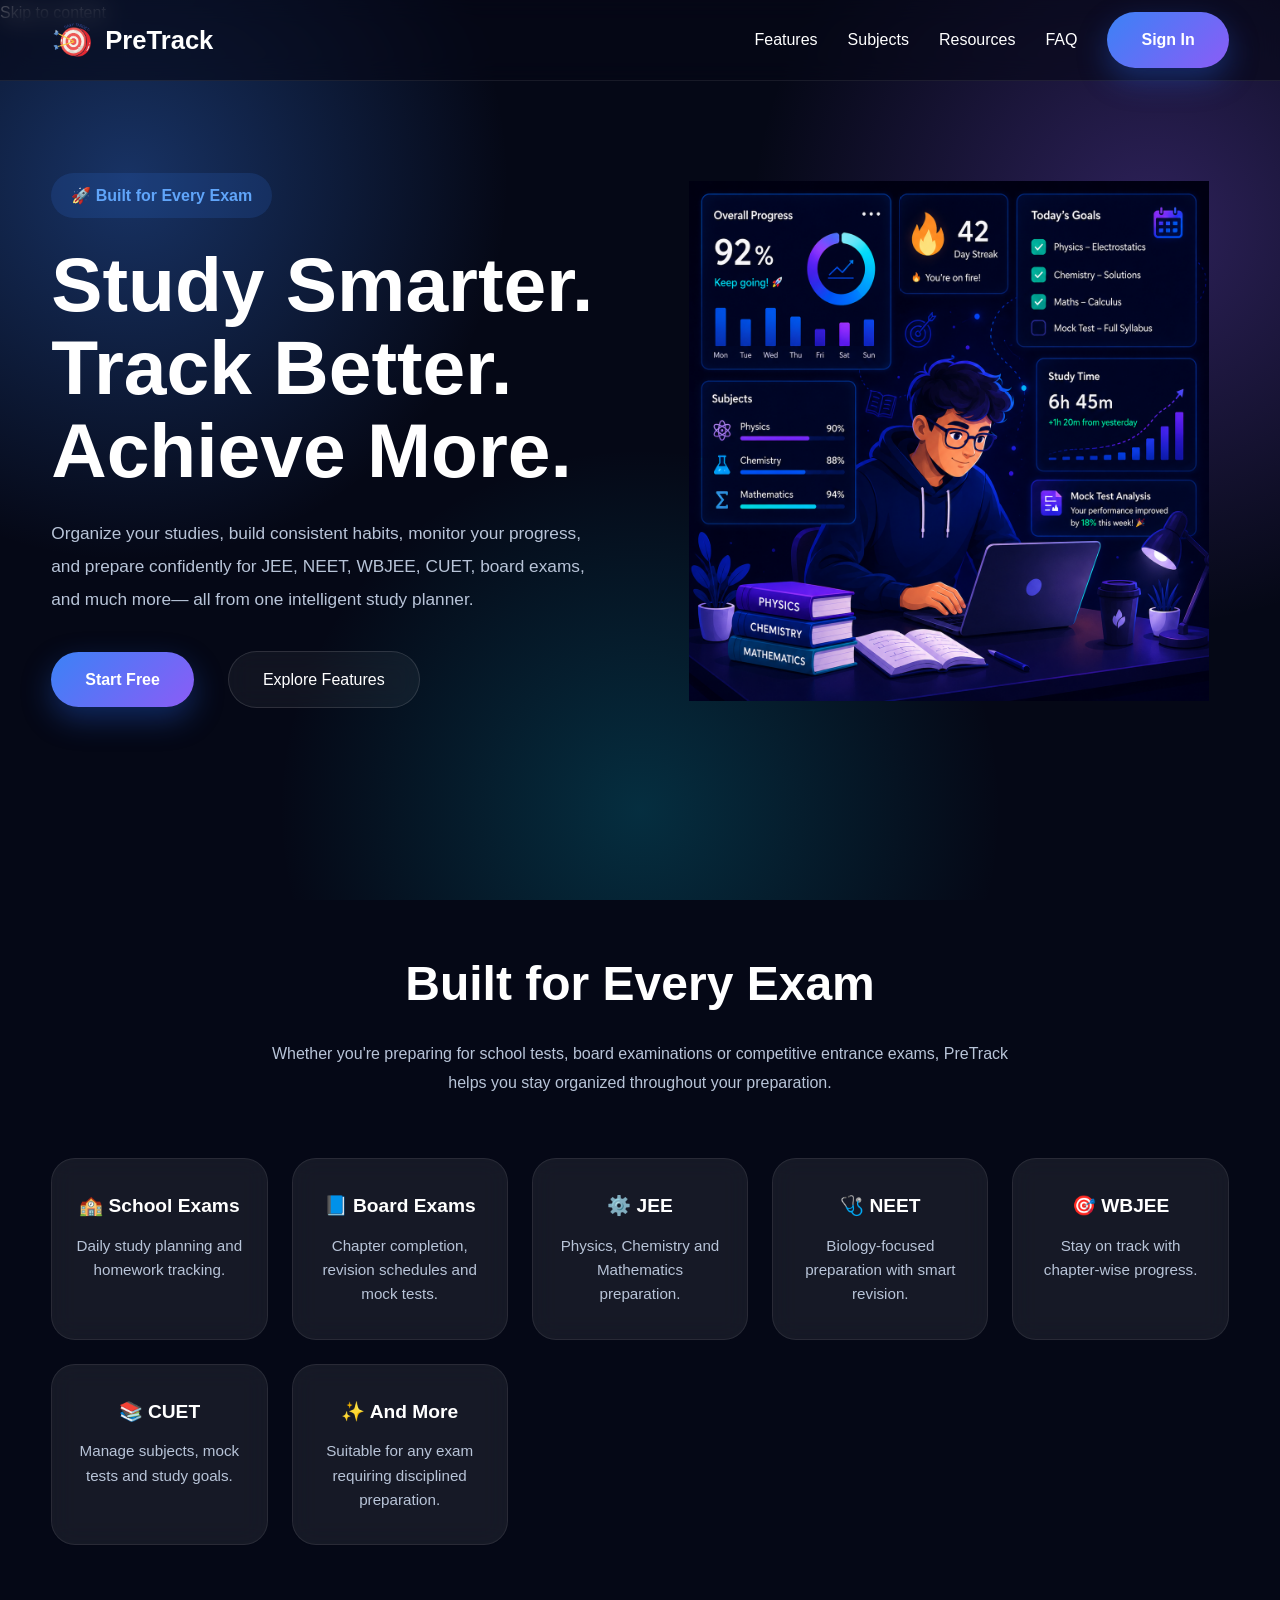
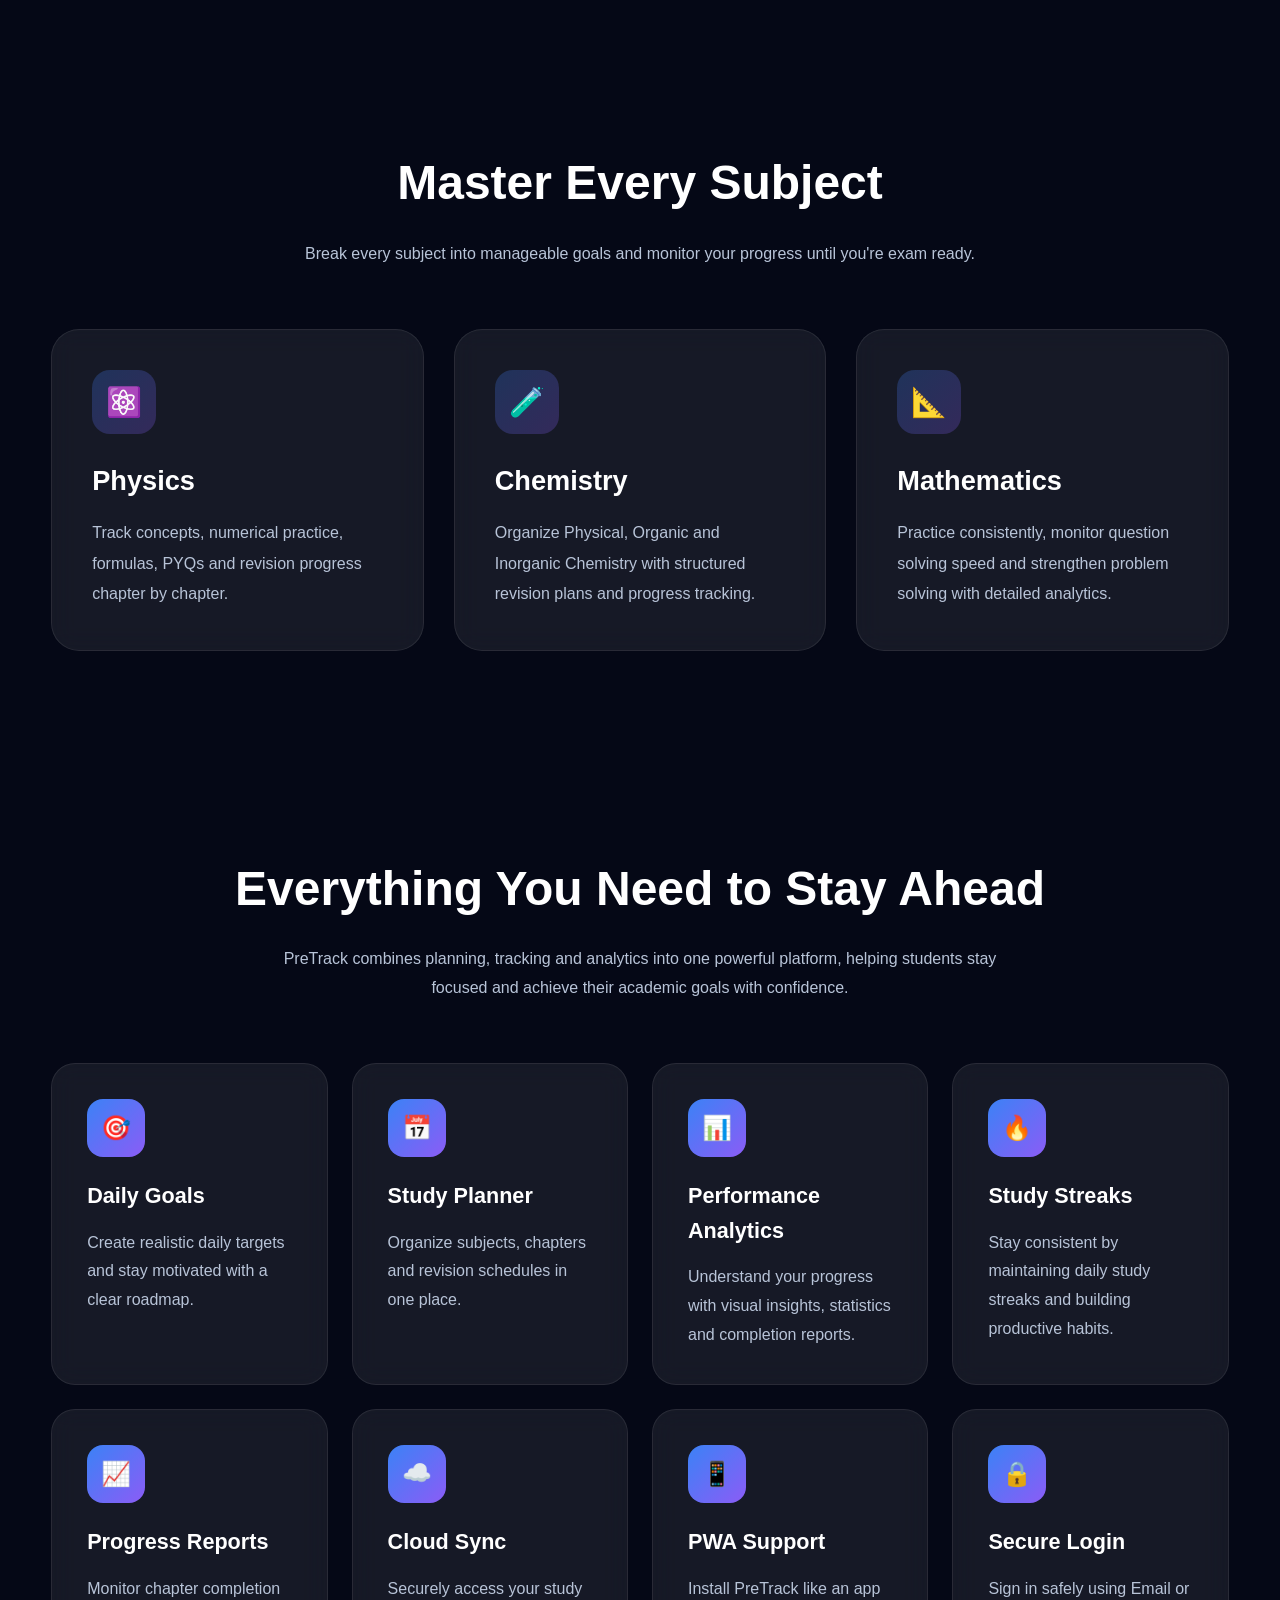
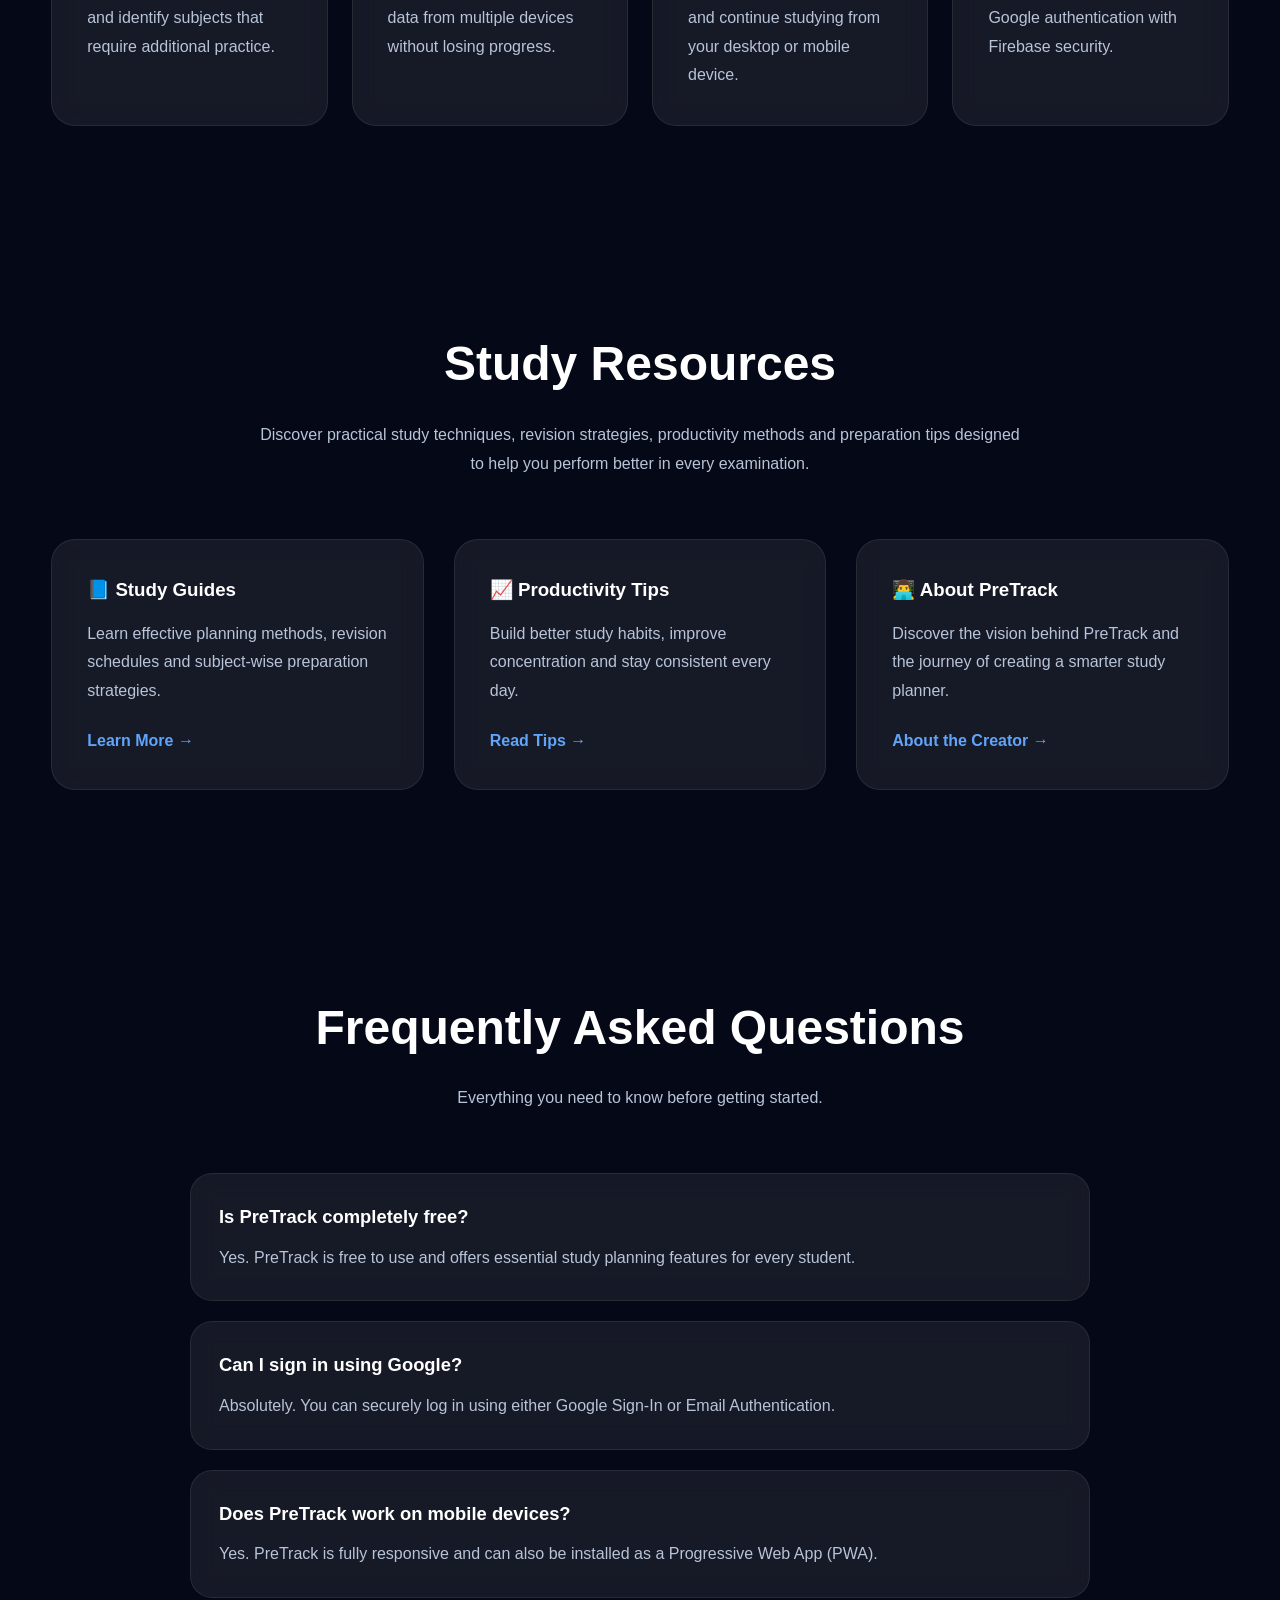
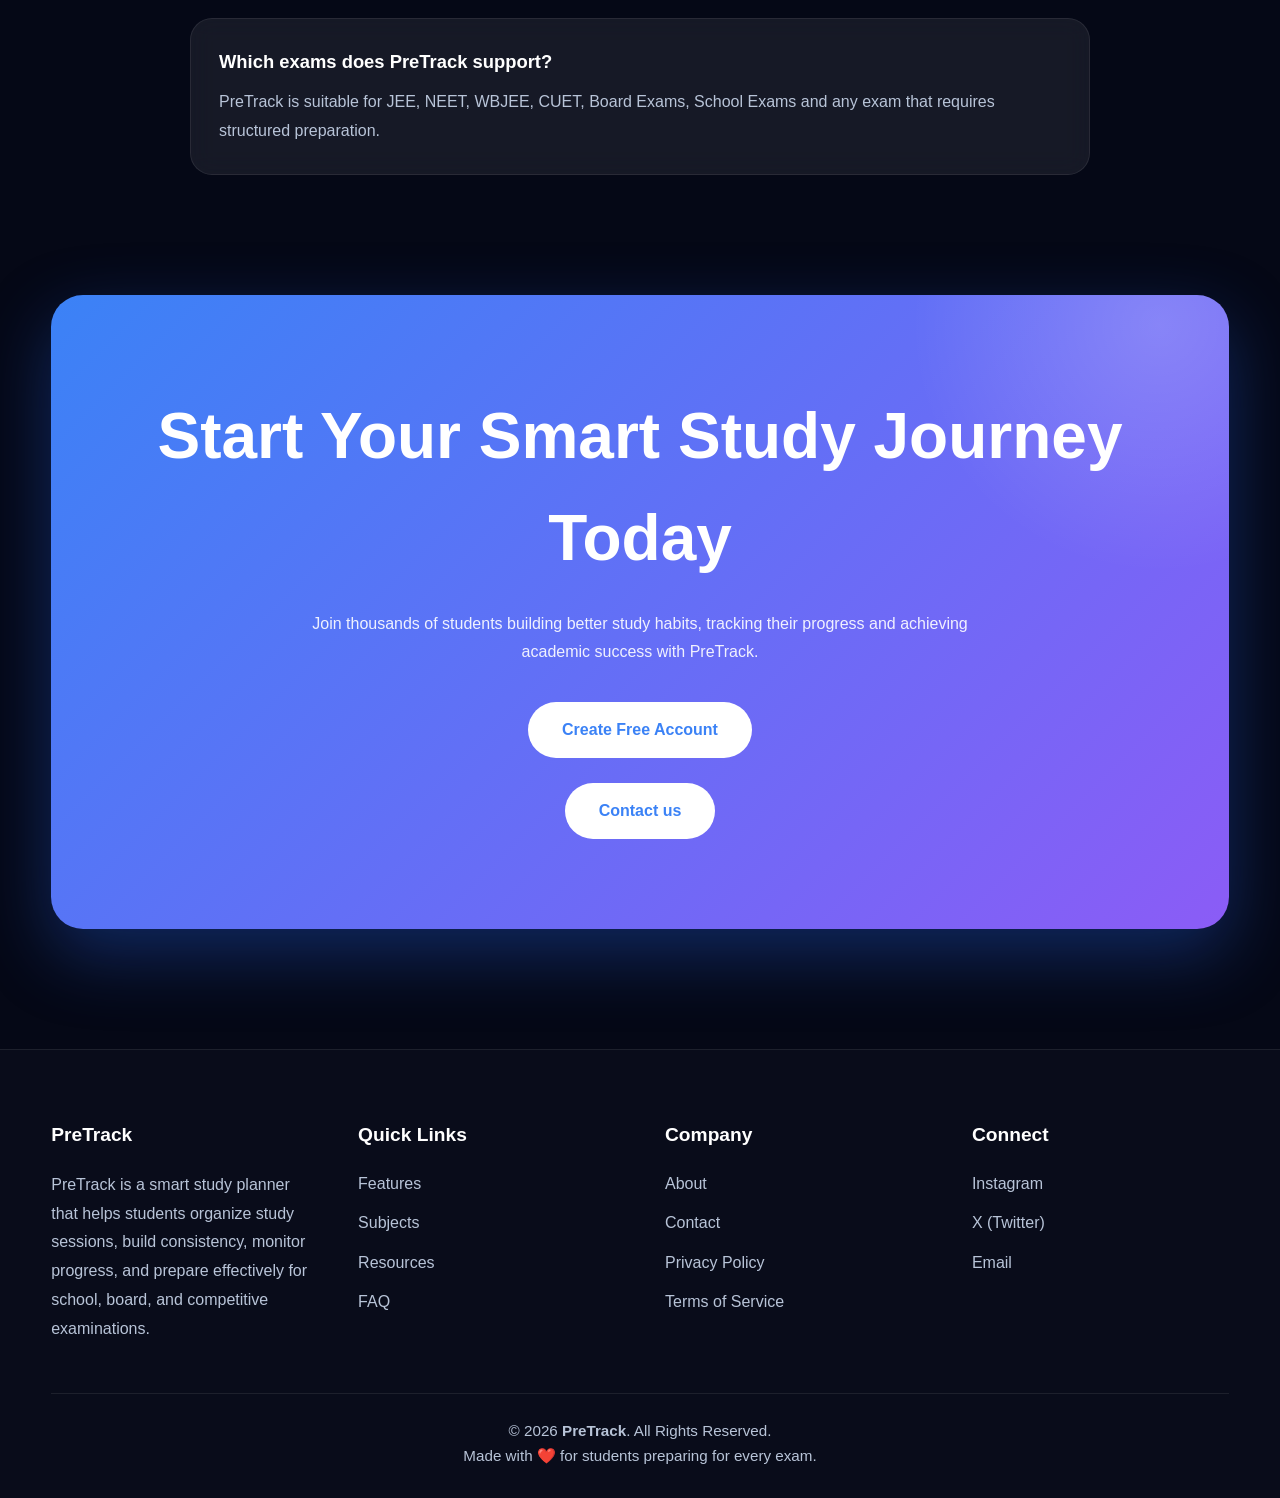
<file: index.html>
<!DOCTYPE html>
<html lang="en">

<head>

    <!-- =========================
         BASIC META
    ========================== -->

    <meta charset="UTF-8">

    <meta name="viewport"
        content="width=device-width, initial-scale=1.0">

    <meta http-equiv="X-UA-Compatible"
        content="IE=edge">

    <meta name="color-scheme"
        content="dark">

    <meta name="theme-color"
        content="#050816">

    <meta name="application-name"
        content="PreTrack">

    <meta name="mobile-web-app-capable"
        content="yes">

    <meta name="apple-mobile-web-app-capable"
        content="yes">

    <meta name="apple-mobile-web-app-status-bar-style"
        content="black-translucent">

    <meta name="apple-mobile-web-app-title"
        content="PreTrack">

    <meta name="msapplication-TileColor"
        content="#050816">

    <!-- =========================
         SEO
    ========================== -->

    <title>
        PreTrack | Smart Study Planner & Exam Preparation Tracker
    </title>

    <meta name="description"
        content="PreTrack is a smart study planner that helps students organize study schedules, track progress, build study streaks, and prepare effectively for JEE, NEET, WBJEE, CUET, board exams, and more.">

    <meta name="keywords"
        content="study planner, exam planner, JEE, NEET, WBJEE, CUET, board exams, productivity, study tracker">

    <meta name="author"
        content="PreTrack">

    <meta name="robots"
        content="index,follow">

    <meta name="googlebot"
        content="index,follow,max-image-preview:large">

    <link rel="canonical"
        href="https://pretrack.onrender.com/">

    <!-- =========================
         OPEN GRAPH
    ========================== -->

    <meta property="og:type"
        content="website">

    <meta property="og:site_name"
        content="PreTrack">

    <meta property="og:locale"
        content="en_US">

    <meta property="og:title"
        content="PreTrack | Smart Study Planner & Exam Preparation Tracker">

    <meta property="og:description"
        content="Plan smarter, stay consistent, and achieve your academic goals with PreTrack.">

    <meta property="og:url"
        content="https://pretrack.onrender.com/">

    <meta property="og:image"
        content="https://pretrack.onrender.com/images/banner.png">

    <meta property="og:image:alt"
        content="PreTrack Dashboard">

    <!-- =========================
         TWITTER
    ========================== -->

    <meta name="twitter:card"
        content="summary_large_image">

    <meta name="twitter:title"
        content="PreTrack | Smart Study Planner">

    <meta name="twitter:description"
        content="Your all-in-one study planner and exam preparation tracker.">

    <meta name="twitter:image"
        content="https://pretrack.onrender.com/images/banner.png">

    <!-- Uncomment after creating an X account -->
    <!--
    <meta name="twitter:site"
          content="@pretrack001">
    -->

    <!-- =========================
         PWA
    ========================== -->

    <link rel="manifest"
        href="/favicon/manifest.json">

    <!-- =========================
         ICONS
    ========================== -->

    <link rel="icon"
        href="/favicon/favicon.ico">

    <link rel="icon"
        type="image/png"
        sizes="32x32"
        href="/favicon/favicon-32x32.png">

    <link rel="icon"
        type="image/png"
        sizes="192x192"
        href="/favicon/android-icon-192x192.png">

    <link rel="icon"
        type="image/png"
        sizes="512x512"
        href="/favicon/android-icon-512x512.png">

    <link rel="apple-touch-icon"
        sizes="180x180"
        href="/favicon/apple-icon-180x180.png">

    <!-- =========================
         GOOGLE FONTS
    ========================== -->

    <link rel="preconnect"
        href="https://fonts.googleapis.com">

    <link rel="preconnect"
        href="https://fonts.gstatic.com"
        crossorigin>

    <link href="https://fonts.googleapis.com/css2?family=Plus+Jakarta+Sans:wght@400;500;600;700;800&display=swap"
        rel="stylesheet">
    
    <script async src="https://pagead2.googlesyndication.com/pagead/js/adsbygoogle.js?client=ca-pub-9493995254443818"
     crossorigin="anonymous"></script>

    <meta name="google-adsense-account" content="ca-pub-9493995254443818">
    <!-- =========================
         CSS
    ========================== -->

    <link rel="stylesheet"
        href="style.css">

    <!-- =========================
         STRUCTURED DATA
    ========================== -->

    <!-- Web Application -->

    <script type="application/ld+json">
{
  "@context":"https://schema.org",
  "@type":"WebApplication",
  "name":"PreTrack",
  "url":"https://pretrack.onrender.com/",
  "applicationCategory":"EducationalApplication",
  "operatingSystem":"Web",
  "description":"Smart study planner and exam preparation tracker for students preparing for competitive and board examinations."
}
    </script>

    <!-- Website -->

    <script type="application/ld+json">
{
  "@context":"https://schema.org",
  "@type":"WebSite",
  "name":"PreTrack",
  "alternateName":"PreTrack Study Planner",
  "url":"https://pretrack.onrender.com/"
}
    </script>

    <!-- Organization -->

    <script type="application/ld+json">
{
  "@context":"https://schema.org",
  "@type":"Organization",
  "name":"PreTrack",
  "url":"https://pretrack.onrender.com/",
  "logo":"https://pretrack.onrender.com/images/logo1.png",
  "sameAs":[
    "https://www.instagram.com/pretrack001/",
    "https://x.com/pretrack001"
  ]
}
    </script>

    <!-- =========================
         JAVASCRIPT
    ========================== -->

    <script defer
        src="script.js"></script>

</head>
<body>

    <!-- Skip Link -->

    <a href="#main"
        class="skip-link">

        Skip to content

    </a>

    <!-- Aurora Background -->

    <div class="background"></div>

    <!-- =========================
         HEADER
    ========================== -->

    <header>

        <nav class="navbar">

            <!-- Logo -->

            <a href="/"
                class="logo"
                aria-label="PreTrack Home">

                <img src="images/logo1.png"
                    width="42"
                    height="42"
                    alt="PreTrack Logo">

                <span>PreTrack</span>

            </a>

            <!-- Mobile Sign In -->

            <a href="/login.html"
                class="mobile-signin">

                Sign In

            </a>

            <!-- Navigation -->

            <ul>

                <li>

                    <a href="#features">

                        Features

                    </a>

                </li>

                <li>

                    <a href="#subjects">

                        Subjects

                    </a>

                </li>

                <li>

                    <a href="#resources">

                        Resources

                    </a>

                </li>

                <li>

                    <a href="#faq">

                        FAQ

                    </a>

                </li>

                <li>

                    <a href="/login.html"
                        class="primary-btn desktop-signin">

                        Sign In

                    </a>

                </li>

            </ul>

        </nav>

    </header>

    <!-- =========================
         MAIN
    ========================== -->

    <main id="main">
                <!-- =========================
             HERO
        ========================== -->

        <section class="hero">

            <div class="hero-left">

                <span class="tag">

                    🚀 Built for Every Exam

                </span>

                <h1>

                    Study Smarter.<br>
                    Track Better.<br>
                    Achieve More.

                </h1>

                <p>

                    Organize your studies, build consistent habits,
                    monitor your progress, and prepare confidently for
                    JEE, NEET, WBJEE, CUET, board exams, and much more—
                    all from one intelligent study planner.

                </p>

                <div class="hero-buttons">

                    <a href="/login.html"
                        class="primary-btn">

                        Start Free

                    </a>

                    <a href="#features"
                        class="secondary-btn">

                        Explore Features

                    </a>

                </div>

            </div>

            <div class="hero-right">

                <img
                    src="images/hero-ill.png"
                    width="520"
                    height="520"
                    loading="eager"
                    fetchpriority="high"
                    decoding="async"
                    alt="Student using PreTrack study planner dashboard">

            </div>

        </section>

        <!-- =========================
             EXAMS
        ========================== -->

        <section id="exams">

            <h2>

                Built for Every Exam

            </h2>

            <p>

                Whether you're preparing for school tests, board
                examinations or competitive entrance exams, PreTrack
                helps you stay organized throughout your preparation.

            </p>

            <div class="exam-grid">

                <article class="exam-card">

                    <h3>🏫 School Exams</h3>

                    <p>

                        Daily study planning and homework tracking.

                    </p>

                </article>

                <article class="exam-card">

                    <h3>📘 Board Exams</h3>

                    <p>

                        Chapter completion, revision schedules and mock tests.

                    </p>

                </article>

                <article class="exam-card">

                    <h3>⚙️ JEE</h3>

                    <p>

                        Physics, Chemistry and Mathematics preparation.

                    </p>

                </article>

                <article class="exam-card">

                    <h3>🩺 NEET</h3>

                    <p>

                        Biology-focused preparation with smart revision.

                    </p>

                </article>

                <article class="exam-card">

                    <h3>🎯 WBJEE</h3>

                    <p>

                        Stay on track with chapter-wise progress.

                    </p>

                </article>

                <article class="exam-card">

                    <h3>📚 CUET</h3>

                    <p>

                        Manage subjects, mock tests and study goals.

                    </p>

                </article>

                <article class="exam-card">

                    <h3>✨ And More</h3>

                    <p>

                        Suitable for any exam requiring disciplined preparation.

                    </p>

                </article>

            </div>

        </section>

        <!-- =========================
             SUBJECTS
        ========================== -->

        <section id="subjects">

            <h2>

                Master Every Subject

            </h2>

            <p>

                Break every subject into manageable goals and monitor
                your progress until you're exam ready.

            </p>

            <div class="subject-grid">

                <article class="subject-card">

                    <div class="subject-icon">

                        ⚛️

                    </div>

                    <h3>

                        Physics

                    </h3>

                    <p>

                        Track concepts, numerical practice,
                        formulas, PYQs and revision progress
                        chapter by chapter.

                    </p>

                </article>

                <article class="subject-card">

                    <div class="subject-icon">

                        🧪

                    </div>

                    <h3>

                        Chemistry

                    </h3>

                    <p>

                        Organize Physical, Organic and
                        Inorganic Chemistry with structured
                        revision plans and progress tracking.

                    </p>

                </article>

                <article class="subject-card">

                    <div class="subject-icon">

                        📐

                    </div>

                    <h3>

                        Mathematics

                    </h3>

                    <p>

                        Practice consistently, monitor question
                        solving speed and strengthen problem
                        solving with detailed analytics.

                    </p>

                </article>

            </div>

        </section>
                <!-- =========================
             FEATURES
        ========================== -->

        <section id="features">

            <h2>

                Everything You Need to Stay Ahead

            </h2>

            <p>

                PreTrack combines planning, tracking and analytics into one
                powerful platform, helping students stay focused and achieve
                their academic goals with confidence.

            </p>

            <div class="feature-grid">

                <article class="feature">

                    <div class="feature-icon">🎯</div>

                    <h3>Daily Goals</h3>

                    <p>
                        Create realistic daily targets and stay motivated with
                        a clear roadmap.
                    </p>

                </article>

                <article class="feature">

                    <div class="feature-icon">📅</div>

                    <h3>Study Planner</h3>

                    <p>
                        Organize subjects, chapters and revision schedules
                        in one place.
                    </p>

                </article>

                <article class="feature">

                    <div class="feature-icon">📊</div>

                    <h3>Performance Analytics</h3>

                    <p>
                        Understand your progress with visual insights,
                        statistics and completion reports.
                    </p>

                </article>

                <article class="feature">

                    <div class="feature-icon">🔥</div>

                    <h3>Study Streaks</h3>

                    <p>
                        Stay consistent by maintaining daily study streaks
                        and building productive habits.
                    </p>

                </article>

                <article class="feature">

                    <div class="feature-icon">📈</div>

                    <h3>Progress Reports</h3>

                    <p>
                        Monitor chapter completion and identify subjects
                        that require additional practice.
                    </p>

                </article>

                <article class="feature">

                    <div class="feature-icon">☁️</div>

                    <h3>Cloud Sync</h3>

                    <p>
                        Securely access your study data from multiple
                        devices without losing progress.
                    </p>

                </article>

                <article class="feature">

                    <div class="feature-icon">📱</div>

                    <h3>PWA Support</h3>

                    <p>
                        Install PreTrack like an app and continue studying
                        from your desktop or mobile device.
                    </p>

                </article>

                <article class="feature">

                    <div class="feature-icon">🔒</div>

                    <h3>Secure Login</h3>

                    <p>
                        Sign in safely using Email or Google authentication
                        with Firebase security.
                    </p>

                </article>

            </div>

        </section>

        <!-- =========================
             RESOURCES
        ========================== -->

        <section id="resources">

            <h2>

                Study Resources

            </h2>

            <p>

                Discover practical study techniques, revision strategies,
                productivity methods and preparation tips designed to help
                you perform better in every examination.

            </p>

            <div class="resources">

                <article class="resource-card">

                    <h3>

                        📘 Study Guides

                    </h3>

                    <p>

                        Learn effective planning methods, revision schedules
                        and subject-wise preparation strategies.

                    </p>

                    <a href="pages/about.html">

                        Learn More →

                    </a>

                </article>

                <article class="resource-card">

                    <h3>

                        📈 Productivity Tips

                    </h3>

                    <p>

                        Build better study habits, improve concentration
                        and stay consistent every day.

                    </p>

                    <a href="pages/about.html">

                        Read Tips →

                    </a>

                </article>

                <article class="resource-card">

                    <h3>

                        👨‍💻 About PreTrack

                    </h3>

                    <p>

                        Discover the vision behind PreTrack and the
                        journey of creating a smarter study planner.

                    </p>

                    <a href="pages/about.html">

                        About the Creator →

                    </a>

                </article>

            </div>

        </section>

        <!-- =========================
             FAQ
        ========================== -->

        <section id="faq">

            <h2>

                Frequently Asked Questions

            </h2>

            <p>

                Everything you need to know before getting started.

            </p>

            <div class="faq">

                <article class="faq-item">

                    <h3>

                        Is PreTrack completely free?

                    </h3>

                    <p>

                        Yes. PreTrack is free to use and offers essential
                        study planning features for every student.

                    </p>

                </article>

                <article class="faq-item">

                    <h3>

                        Can I sign in using Google?

                    </h3>

                    <p>

                        Absolutely. You can securely log in using either
                        Google Sign-In or Email Authentication.

                    </p>

                </article>

                <article class="faq-item">

                    <h3>

                        Does PreTrack work on mobile devices?

                    </h3>

                    <p>

                        Yes. PreTrack is fully responsive and can also be
                        installed as a Progressive Web App (PWA).

                    </p>

                </article>

                <article class="faq-item">

                    <h3>

                        Which exams does PreTrack support?

                    </h3>

                    <p>

                        PreTrack is suitable for JEE, NEET, WBJEE, CUET,
                        Board Exams, School Exams and any exam that requires
                        structured preparation.

                    </p>

                </article>

            </div>

        </section>

        <!-- =========================
             CTA
        ========================== -->

        <section class="cta">

            <h2>

                Start Your Smart Study Journey Today

            </h2>

            <p>

                Join thousands of students building better study habits,
                tracking their progress and achieving academic success with
                PreTrack.

            </p>

            <a href="/login.html" class="primary-btn">

                Create Free Account

            </a>
            <br><br>
            <a href="pages/contactus.html" class="primary-btn">

                Contact us

            </a>
            

        </section>
                <!-- =========================
             FOOTER
        ========================== -->

    </main>

    <footer>

        <div class="footer">

            <!-- Brand -->

            <div>

                <h3>

                    PreTrack

                </h3>

                <p>

                    PreTrack is a smart study planner that helps students
                    organize study sessions, build consistency, monitor
                    progress, and prepare effectively for school,
                    board, and competitive examinations.

                </p>

            </div>

            <!-- Quick Links -->

            <div>

                <h3>

                    Quick Links

                </h3>

                <ul>

                    <li>

                        <a href="#features">

                            Features

                        </a>

                    </li>

                    <li>

                        <a href="#subjects">

                            Subjects

                        </a>

                    </li>

                    <li>

                        <a href="#resources">

                            Resources

                        </a>

                    </li>

                    <li>

                        <a href="#faq">

                            FAQ

                        </a>

                    </li>

                </ul>

            </div>

            <!-- Company -->

            <div>

                <h3>

                    Company

                </h3>

                <ul>

                    <li>

                        <a href="pages/about.html">

                            About

                        </a>

                    </li>

                    <li>

                        <a href="pages/contactus.html">

                            Contact

                        </a>

                    </li>

                    <li>

                        <a href="pages/privacy.html">

                            Privacy Policy

                        </a>

                    </li>

                    <li>

                        <a href="pages/terms.html">

                            Terms of Service

                        </a>

                    </li>

                </ul>

            </div>

            <!-- Connect -->

            <div>

                <h3>

                    Connect

                </h3>

                <ul>

                    <li>

                        <a href="https://www.instagram.com/pretrack001/"
                            target="_blank"
                            rel="noopener">

                            Instagram

                        </a>

                    </li>

                    <li>

                        <a href="https://x.com/pretrack001"
                            target="_blank"
                            rel="noopener">

                            X (Twitter)

                        </a>

                    </li>

                    <li>

                        <a href="mailto:pretrack001@gmail.com">

                            Email

                        </a>

                    </li>

                </ul>

            </div>

        </div>

        <div class="footer-bottom">

            <p>

                © 2026 <strong>PreTrack</strong>. All Rights Reserved.

            </p>

            <p>

                Made with ❤️ for students preparing for every exam.

            </p>

        </div>

    </footer>

</body>

</html>
</file>
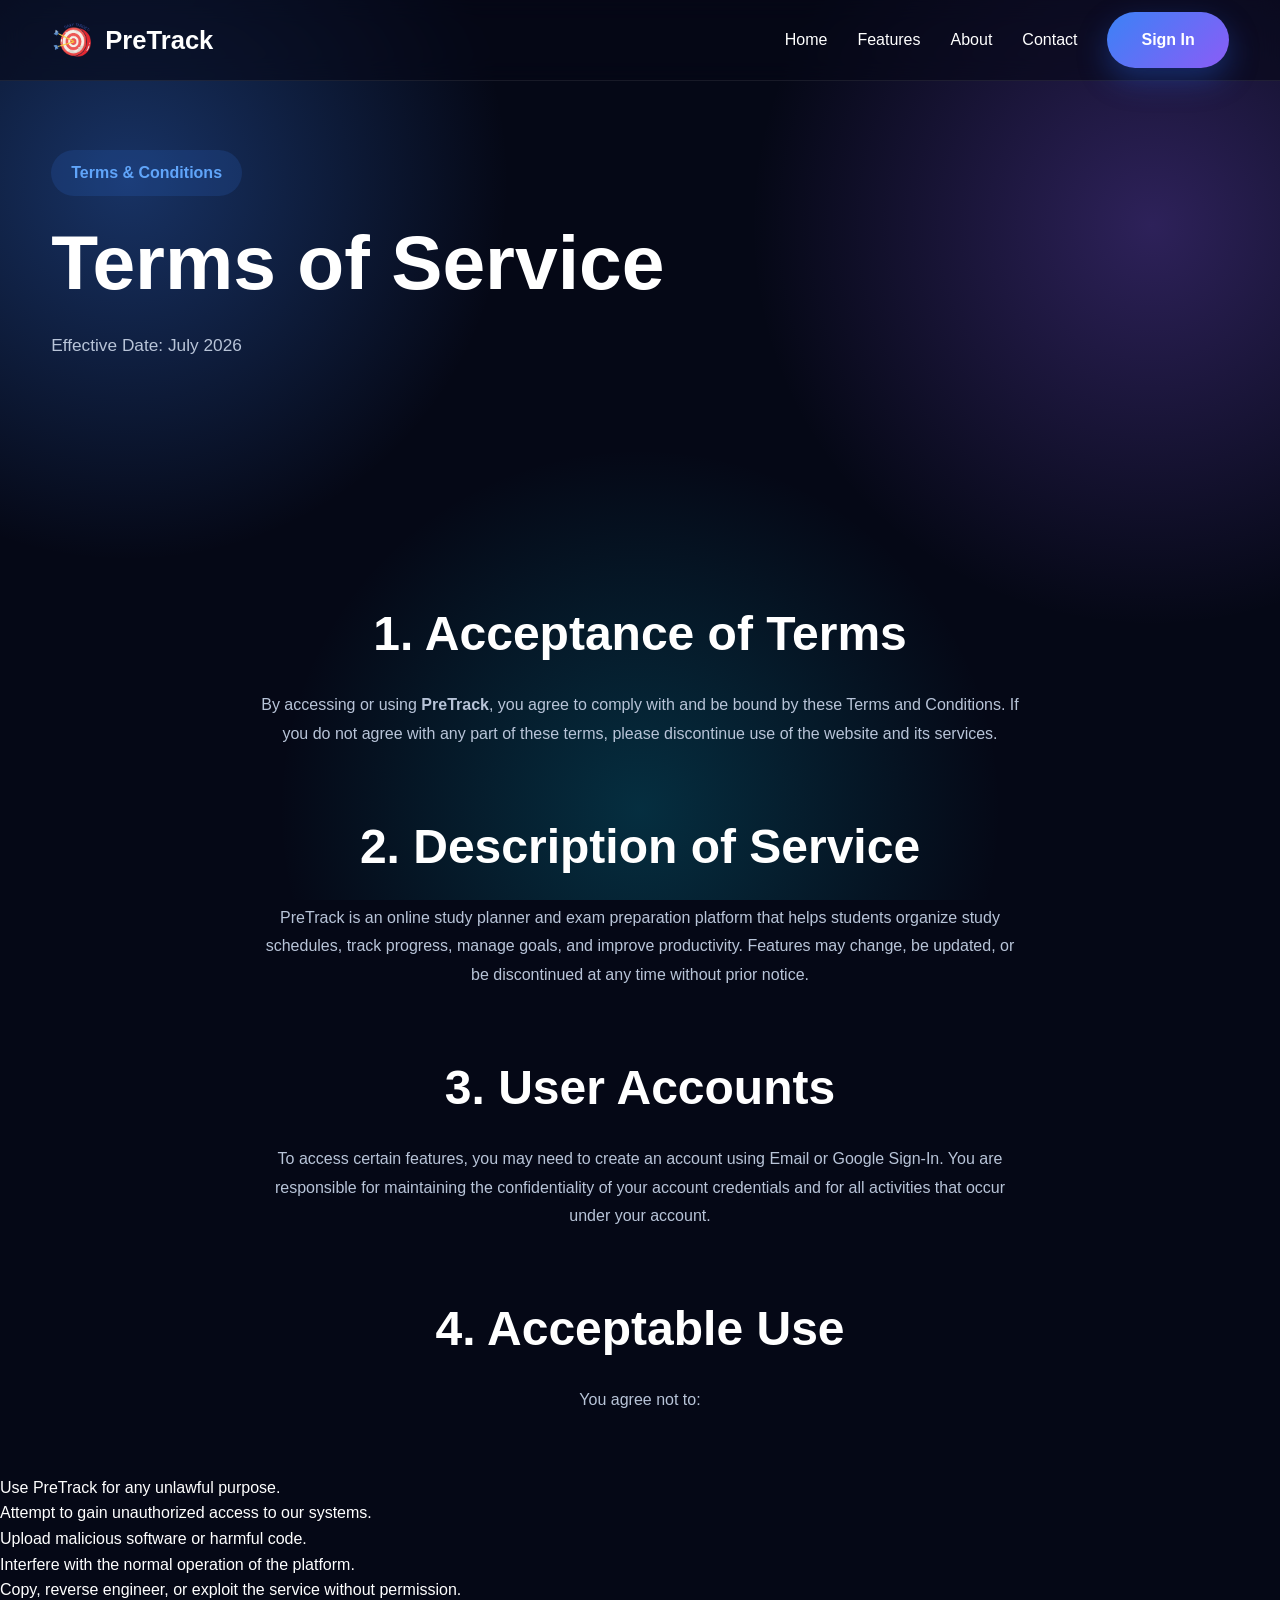
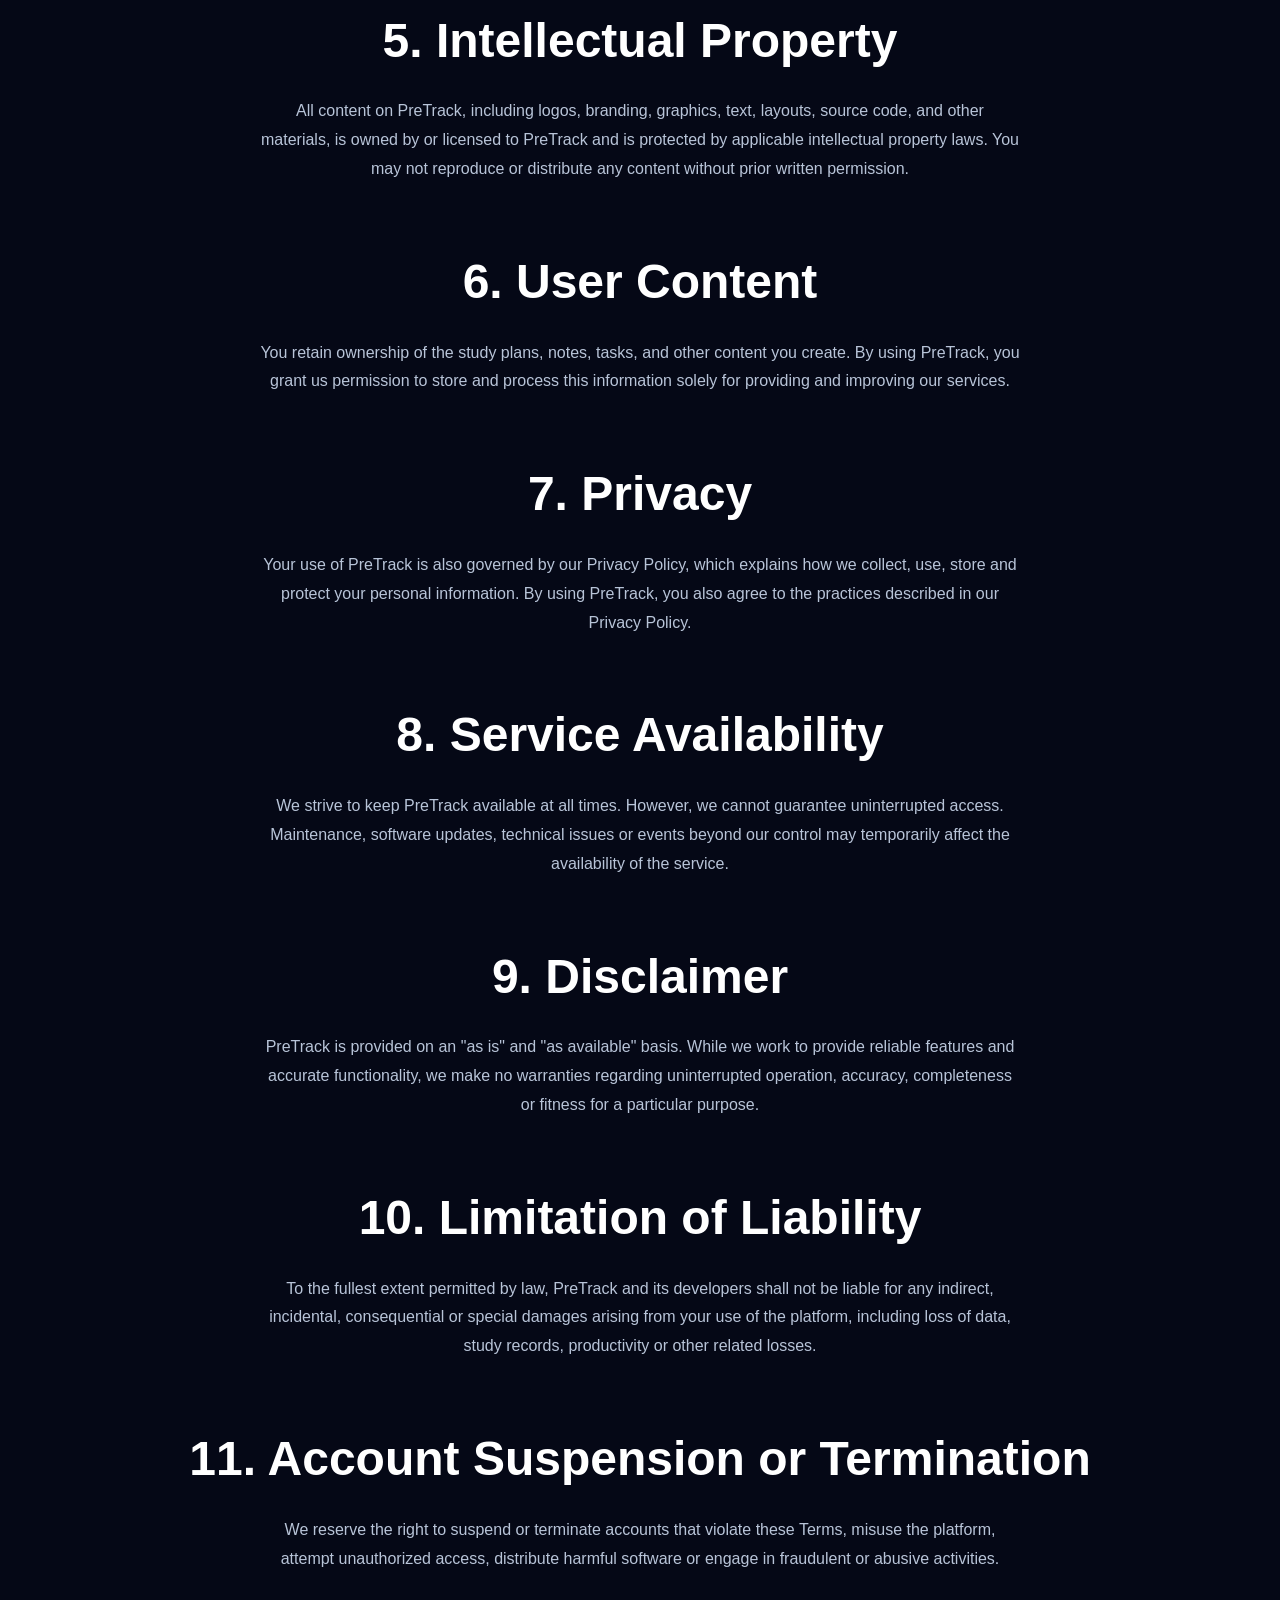
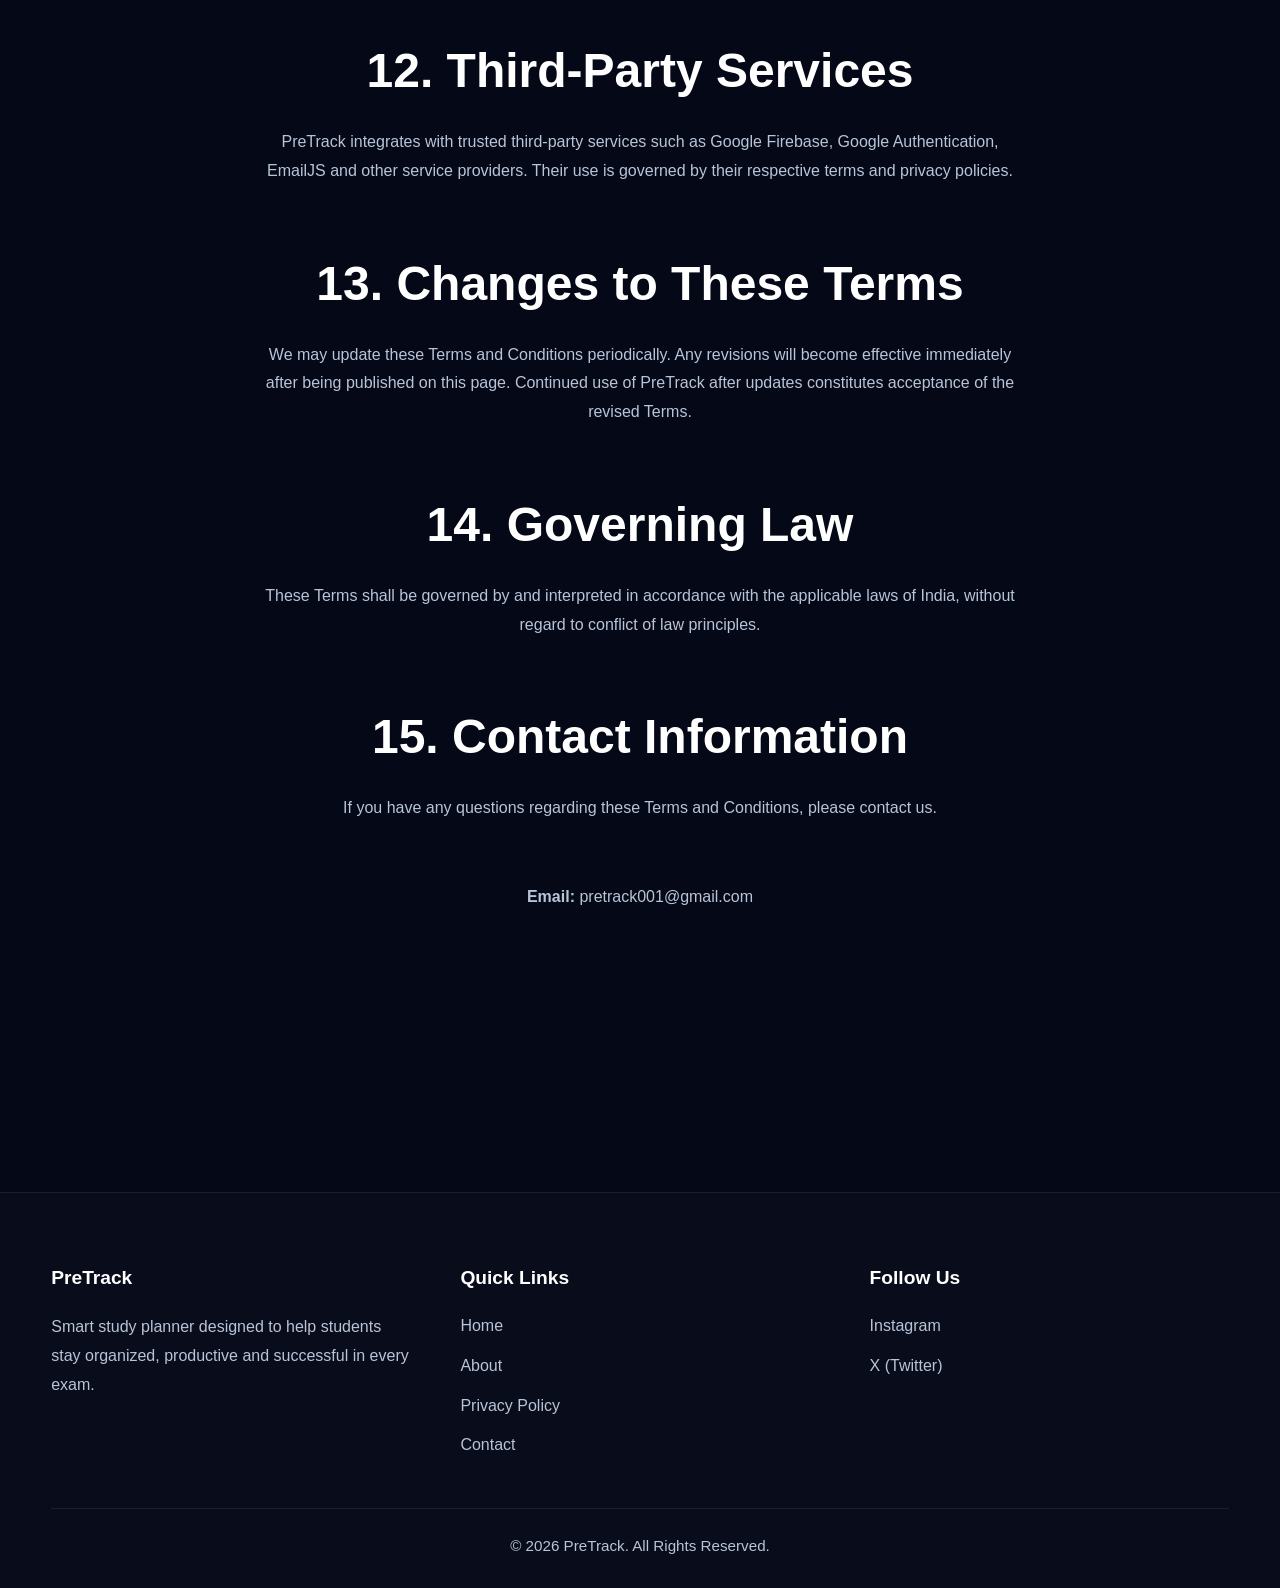
<file: terms.html>
<!DOCTYPE html>
<html lang="en">

<head>

    <meta charset="UTF-8">

    <meta name="viewport"
        content="width=device-width, initial-scale=1.0">

    <meta name="theme-color"
        content="#050816">

    <title>

        Terms & Conditions | PreTrack

    </title>

    <meta name="description"
        content="Read the Terms and Conditions governing your use of PreTrack.">

    <meta name="robots"
        content="index,follow">

    <link rel="stylesheet"
        href="../style.css">

    <link rel="preconnect"
        href="https://fonts.googleapis.com">

    <link rel="preconnect"
        href="https://fonts.gstatic.com"
        crossorigin>

    <link href="https://fonts.googleapis.com/css2?family=Plus+Jakarta+Sans:wght@400;500;600;700;800&display=swap"
        rel="stylesheet">

    <script async src="https://pagead2.googlesyndication.com/pagead/js/adsbygoogle.js?client=ca-pub-9493995254443818"
     crossorigin="anonymous"></script>

    <meta name="google-adsense-account" content="ca-pub-9493995254443818">

</head>

<body>

<div class="background"></div>

<header>

<nav class="navbar">

<a href="../index.html" class="logo">

<img src="../images/logo1.png"
width="42"
height="42"
alt="PreTrack Logo">

<span>PreTrack</span>

</a>

<ul>

<li><a href="../index.html">Home</a></li>

<li><a href="../index.html#features">Features</a></li>

<li><a href="about.html">About</a></li>

<li><a href="contactus.html">Contact</a></li>

<li>

<a href="../login.html"
class="primary-btn">

Sign In

</a>

</li>

</ul>

</nav>

</header>

<main>

<section class="hero"
style="min-height:auto;padding-top:150px;grid-template-columns:1fr;">

<div class="hero-left">

<span class="tag">

Terms & Conditions

</span>

<h1>

Terms of Service

</h1>

<p>

Effective Date: July 2026

</p>

</div>

</section>

<section>

<h2>

1. Acceptance of Terms

</h2>

<p>

By accessing or using <strong>PreTrack</strong>, you agree to comply with and be bound by these Terms and Conditions. If you do not agree with any part of these terms, please discontinue use of the website and its services.

</p>

<h2>

2. Description of Service

</h2>

<p>

PreTrack is an online study planner and exam preparation platform that helps students organize study schedules, track progress, manage goals, and improve productivity. Features may change, be updated, or be discontinued at any time without prior notice.

</p>

<h2>

3. User Accounts

</h2>

<p>

To access certain features, you may need to create an account using Email or Google Sign-In. You are responsible for maintaining the confidentiality of your account credentials and for all activities that occur under your account.

</p>

<h2>

4. Acceptable Use

</h2>

<p>

You agree not to:

</p>

<ul>

<li>Use PreTrack for any unlawful purpose.</li>

<li>Attempt to gain unauthorized access to our systems.</li>

<li>Upload malicious software or harmful code.</li>

<li>Interfere with the normal operation of the platform.</li>

<li>Copy, reverse engineer, or exploit the service without permission.</li>

</ul>

<h2>

5. Intellectual Property

</h2>

<p>

All content on PreTrack, including logos, branding, graphics, text, layouts, source code, and other materials, is owned by or licensed to PreTrack and is protected by applicable intellectual property laws. You may not reproduce or distribute any content without prior written permission.

</p>

<h2>

6. User Content

</h2>

<p>

You retain ownership of the study plans, notes, tasks, and other content you create. By using PreTrack, you grant us permission to store and process this information solely for providing and improving our services.

</p>
        <h2>

            7. Privacy

        </h2>

        <p>

            Your use of PreTrack is also governed by our Privacy Policy,
            which explains how we collect, use, store and protect your
            personal information. By using PreTrack, you also agree to
            the practices described in our Privacy Policy.

        </p>

        <h2>

            8. Service Availability

        </h2>

        <p>

            We strive to keep PreTrack available at all times.
            However, we cannot guarantee uninterrupted access.
            Maintenance, software updates, technical issues or events
            beyond our control may temporarily affect the availability
            of the service.

        </p>

        <h2>

            9. Disclaimer

        </h2>

        <p>

            PreTrack is provided on an "as is" and "as available"
            basis. While we work to provide reliable features and
            accurate functionality, we make no warranties regarding
            uninterrupted operation, accuracy, completeness or fitness
            for a particular purpose.

        </p>

        <h2>

            10. Limitation of Liability

        </h2>

        <p>

            To the fullest extent permitted by law, PreTrack and its
            developers shall not be liable for any indirect, incidental,
            consequential or special damages arising from your use of
            the platform, including loss of data, study records,
            productivity or other related losses.

        </p>

        <h2>

            11. Account Suspension or Termination

        </h2>

        <p>

            We reserve the right to suspend or terminate accounts that
            violate these Terms, misuse the platform, attempt unauthorized
            access, distribute harmful software or engage in fraudulent
            or abusive activities.

        </p>

        <h2>

            12. Third-Party Services

        </h2>

        <p>

            PreTrack integrates with trusted third-party services such
            as Google Firebase, Google Authentication, EmailJS and
            other service providers. Their use is governed by their
            respective terms and privacy policies.

        </p>

        <h2>

            13. Changes to These Terms

        </h2>

        <p>

            We may update these Terms and Conditions periodically.
            Any revisions will become effective immediately after being
            published on this page. Continued use of PreTrack after
            updates constitutes acceptance of the revised Terms.

        </p>

        <h2>

            14. Governing Law

        </h2>

        <p>

            These Terms shall be governed by and interpreted in
            accordance with the applicable laws of India, without
            regard to conflict of law principles.

        </p>

        <h2>

            15. Contact Information

        </h2>

        <p>

            If you have any questions regarding these Terms and
            Conditions, please contact us.

        </p>

        <p>

            <strong>Email:</strong>
            pretrack001@gmail.com

        </p>

    </section>

</main>

<footer>

    <div class="footer">

        <div>

            <h3>

                PreTrack

            </h3>

            <p>

                Smart study planner designed to help students stay
                organized, productive and successful in every exam.

            </p>

        </div>

        <div>

            <h3>

                Quick Links

            </h3>

            <ul>

                <li><a href="../index.html">Home</a></li>

                <li><a href="about.html">About</a></li>

                <li><a href="privacy.html">Privacy Policy</a></li>

                <li><a href="contactus.html">Contact</a></li>

            </ul>

        </div>

        <div>

            <h3>

                Follow Us

            </h3>

            <ul>

                <li>

                    <a href="https://www.instagram.com/pretrack001/"
                        target="_blank"
                        rel="noopener">

                        Instagram

                    </a>

                </li>

                <li>

                    <a href="https://x.com/pretrack001"
                        target="_blank"
                        rel="noopener">

                        X (Twitter)

                    </a>

                </li>

            </ul>

        </div>

    </div>

    <div class="footer-bottom">

        <p>

            © 2026 PreTrack. All Rights Reserved.

        </p>

    </div>

</footer>

</body>

</html>
</file>
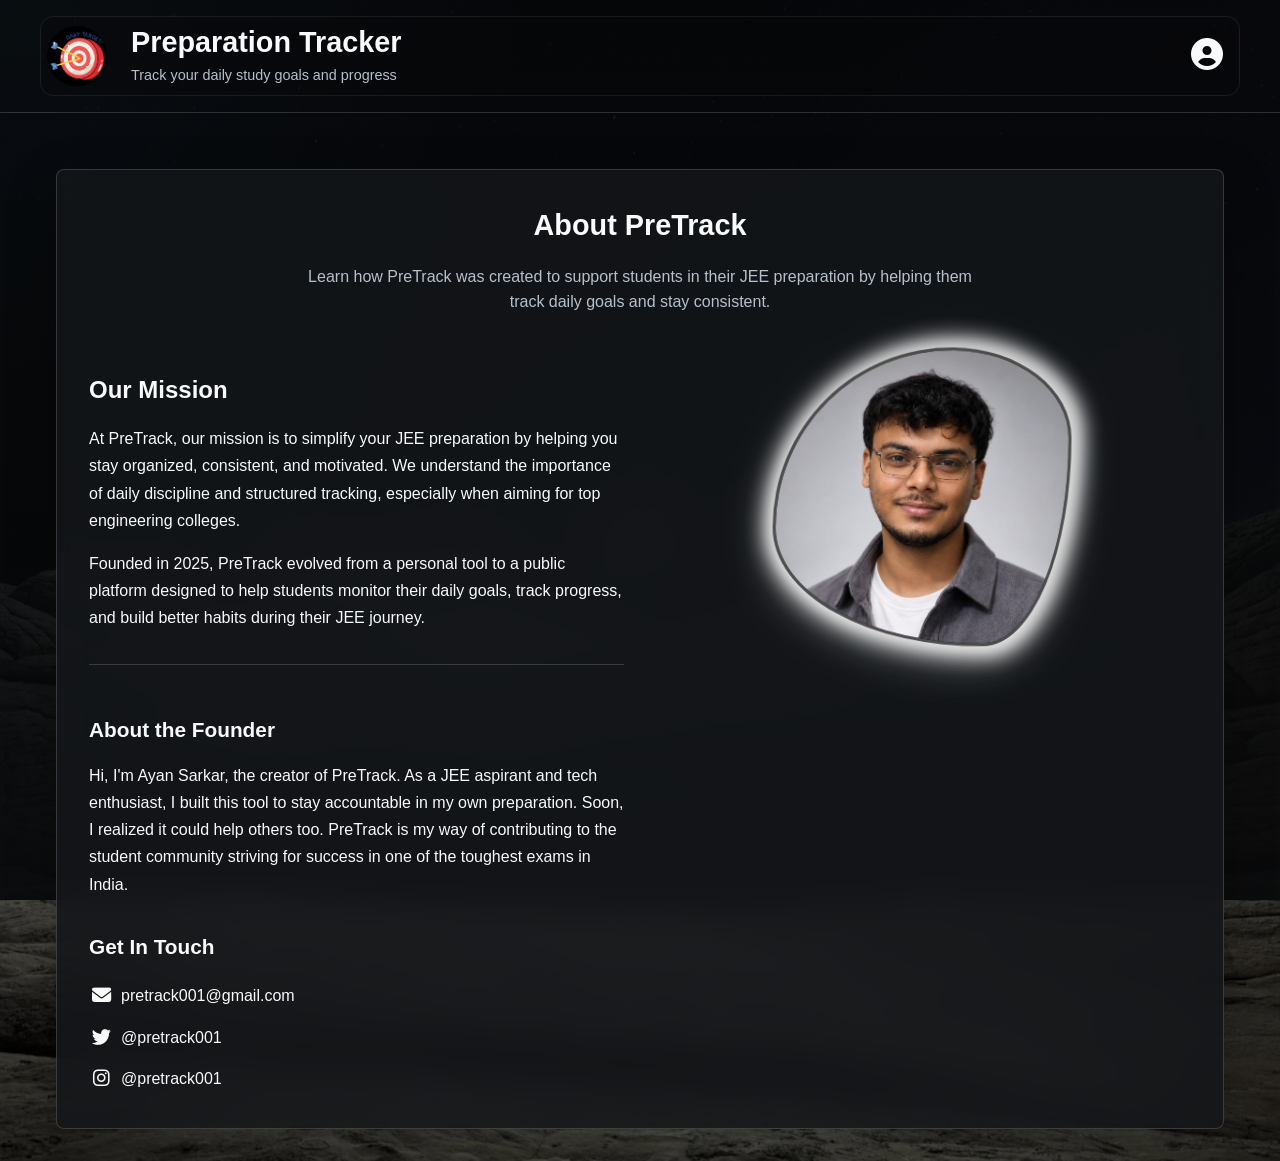
<file: pages/about.html>
<!DOCTYPE html>
<html lang="en">

<head>
    <meta charset="UTF-8" />
    <meta name="viewport" content="width=device-width, initial-scale=1.0" />
    <meta name="description"
        content="Learn about the mission and story behind PreTrack, a tool to help students track their JEE preparation progress effectively.">
    <meta name="keywords" content="PreTrack, JEE tracker, JEE preparation, daily goals, about PreTrack">
    <meta name="author" content="Ayan Sarkar">
    <meta name="theme-color" content="#18191A">
    <meta name="mobile-web-app-capable" content="yes">
    <meta name="apple-mobile-web-app-capable" content="yes">
    <meta name="apple-mobile-web-app-status-bar-style" content="black-translucent">

    <title>About Us | PreTrack - JEE Preparation Tracker</title>

    <!-- Favicon -->
    <link rel="icon" href="../favicon/favicon-32x32.png" type="image/png">
    <link rel="apple-touch-icon" sizes="180x180" href="../favicon/apple-icon-180x180.png">
    <link rel="icon" type="image/png" sizes="32x32" href="../favicon/favicon-32x32.png">
    <link rel="icon" type="image/png" sizes="96x96" href="../favicon/favicon-96x96.png">
    <link rel="icon" type="image/png" sizes="16x16" href="../favicon/favicon-16x16.png">
    <link rel="manifest" href="../favicon/manifest.json">
    <meta name="msapplication-TileColor" content="#000000">
    <meta name="msapplication-background-color" content="#1e1f1f">
    <meta name="msapplication-TileImage" content="../favicon/ms-icon-144x144.png">
    <link rel="shortcut icon" href="../favicon/favicon.ico">

    <!-- Font Awesome for icons -->
    <link rel="stylesheet" href="https://cdnjs.cloudflare.com/ajax/libs/font-awesome/6.4.0/css/all.min.css">

    <!-- Styles -->
    <link rel="preload" href="../css/style.css" as="style">
    <link rel="stylesheet" href="../css/style.css">
    <link rel="preconnect" href="https://cdnjs.cloudflare.com">
    <link rel="preload" href="https://cdnjs.cloudflare.com/ajax/libs/font-awesome/6.4.0/css/all.min.css" as="style"
        onload="this.onload=null;this.rel='stylesheet'">
    <noscript>
        <link rel="stylesheet" href="https://cdnjs.cloudflare.com/ajax/libs/font-awesome/6.4.0/css/all.min.css">
    </noscript>

    <link rel="preconnect" href="https://fonts.googleapis.com">
    <link rel="preconnect" href="https://fonts.gstatic.com" crossorigin>
    <link rel="preload" href="https://fonts.googleapis.com/css2?family=Inter:wght@400;500;600;700&display=swap"
        as="style" onload="this.onload=null;this.rel='stylesheet'">

    <script async src="https://pagead2.googlesyndication.com/pagead/js/adsbygoogle.js?client=ca-pub-9493995254443818"
     crossorigin="anonymous"></script>

    <meta name="google-adsense-account" content="ca-pub-9493995254443818">
    
    <noscript>
        <link href="https://fonts.googleapis.com/css2?family=Inter:wght@400;500;600;700&display=swap" rel="stylesheet">
    </noscript>
</head>

<body>
    <header>
        <div class="header-content">
            <a href="../login.html">
                <div class="logo-container">
                    <img src="../images/logo.png" alt="Logo" class="header-logo">
                </div>
            </a>
            <div class="header-text">
                <a href="../login.html">
                    <h1>Preparation Tracker</h1>
                </a>
                <p>Track your daily study goals and progress</p>
            </div>
            <div class="account-menu">
                <div class="account-icon">
                    <i class="fas fa-user-circle"></i>
                    <div class="account-dropdown">
                        <a href="../login.html"><i class="fas fa-arrow-left"></i>Go Back</a>
                        <a href="contactus.html"><i class="fas fa-envelope"></i> Contact Us</a>
                    </div>
                </div>
            </div>
        </div>
    </header>

    <section class="about-section">
        <div class="about-container">
            <div class="about-content">
                <div class="about-header">
                    <h1>About PreTrack</h1>
                    <p>Learn how PreTrack was created to support students in their JEE preparation by helping them track
                        daily goals and stay consistent.</p>
                </div>

                <div class="about-grid">
                    <div class="about-text">
                        <h2>Our Mission</h2>
                        <p>At PreTrack, our mission is to simplify your JEE preparation by helping you stay organized,
                            consistent, and motivated. We understand the importance of daily discipline and structured
                            tracking, especially when aiming for top engineering colleges.</p>
                        <p>Founded in 2025, PreTrack evolved from a personal tool to a public platform designed to help
                            students monitor their daily goals, track progress, and build better habits during their JEE
                            journey.</p>

                        <div class="owner-details">
                            <h3>About the Founder</h3>
                            <p>Hi, I'm Ayan Sarkar, the creator of PreTrack. As a JEE aspirant and tech enthusiast, I
                                built this tool to stay accountable in my own preparation. Soon, I realized it could
                                help others too. PreTrack is my way of contributing to the student community striving
                                for success in one of the toughest exams in India.</p>

                            <div class="contact-info">
                                <h3>Get In Touch</h3>
                                <div class="contact-links">
                                    <a class="contact-link" href="mailto:pretrack001@gmail.com"><i
                                            class="fas fa-envelope"></i> pretrack001@gmail.com</a>
                                    <a class="contact-link" href="https://twitter.com/pretrack001" target="_blank"><i
                                            class="fab fa-twitter"></i> @pretrack001</a>
                                    <a class="contact-link" href="https://instagram.com/pretrack001" target="_blank"><i
                                            class="fab fa-instagram"></i> @pretrack001</a>
                                </div>
                            </div>
                        </div>
                    </div>

                    <div class="about-image">
                        <img src="../images/ayan.jpg" alt="Ayan Sarkar, Creator of PreTrack">
                    </div>
                </div>
            </div>
        </div>
    </section>
    <script src="../js/account-menu.js"></script>
</body>

</html>
</file>
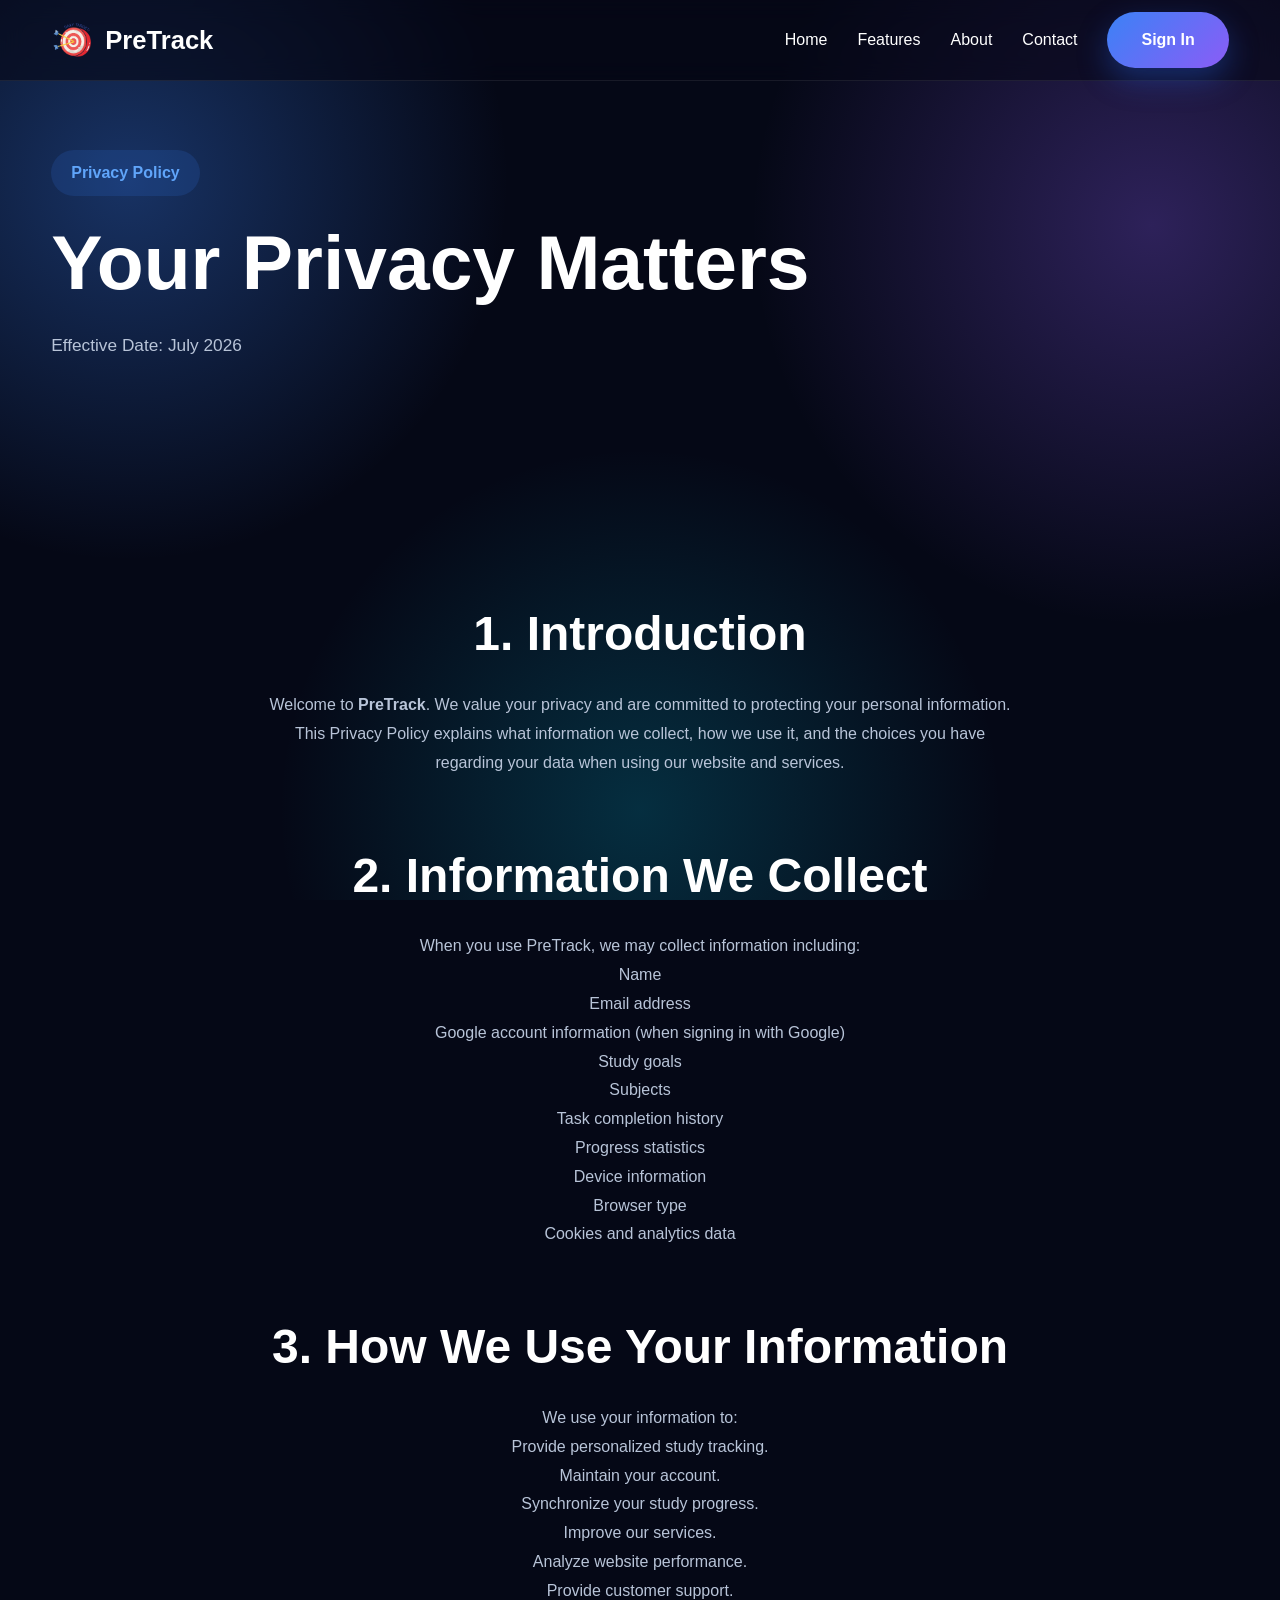
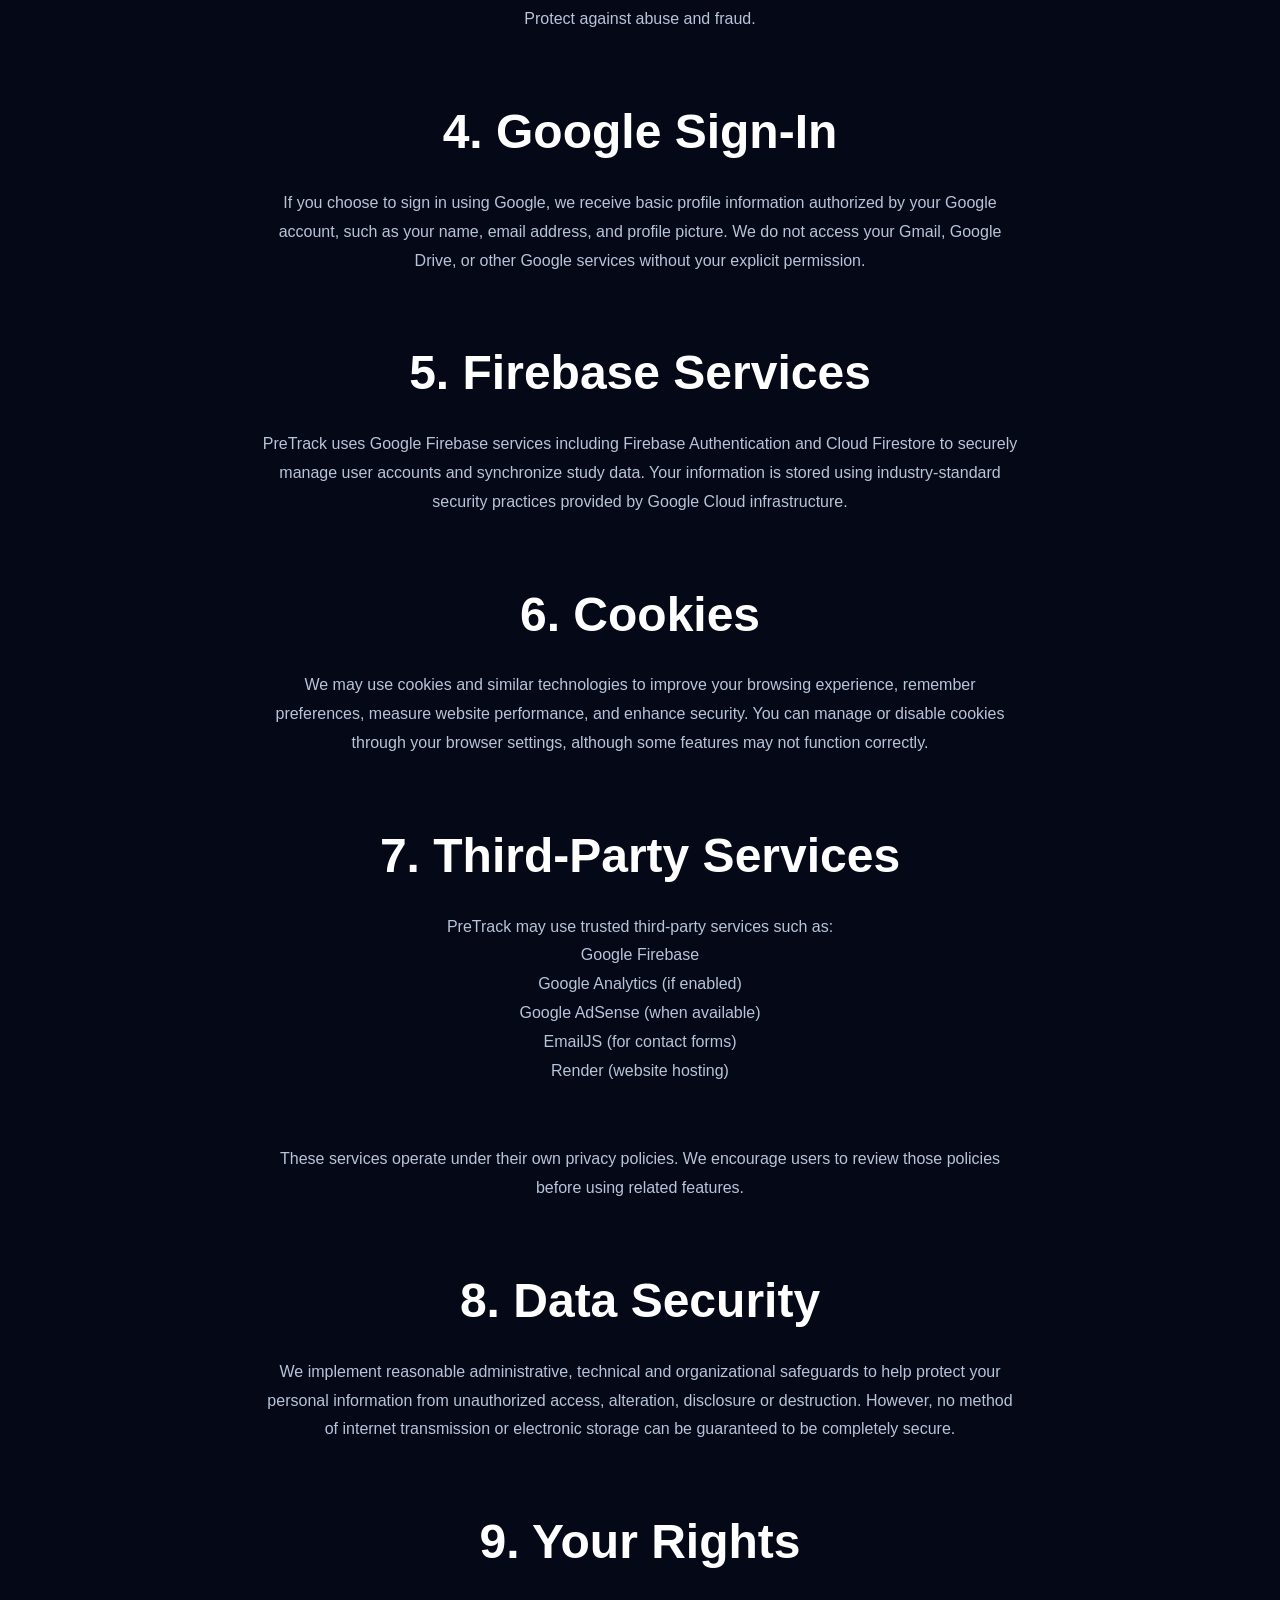
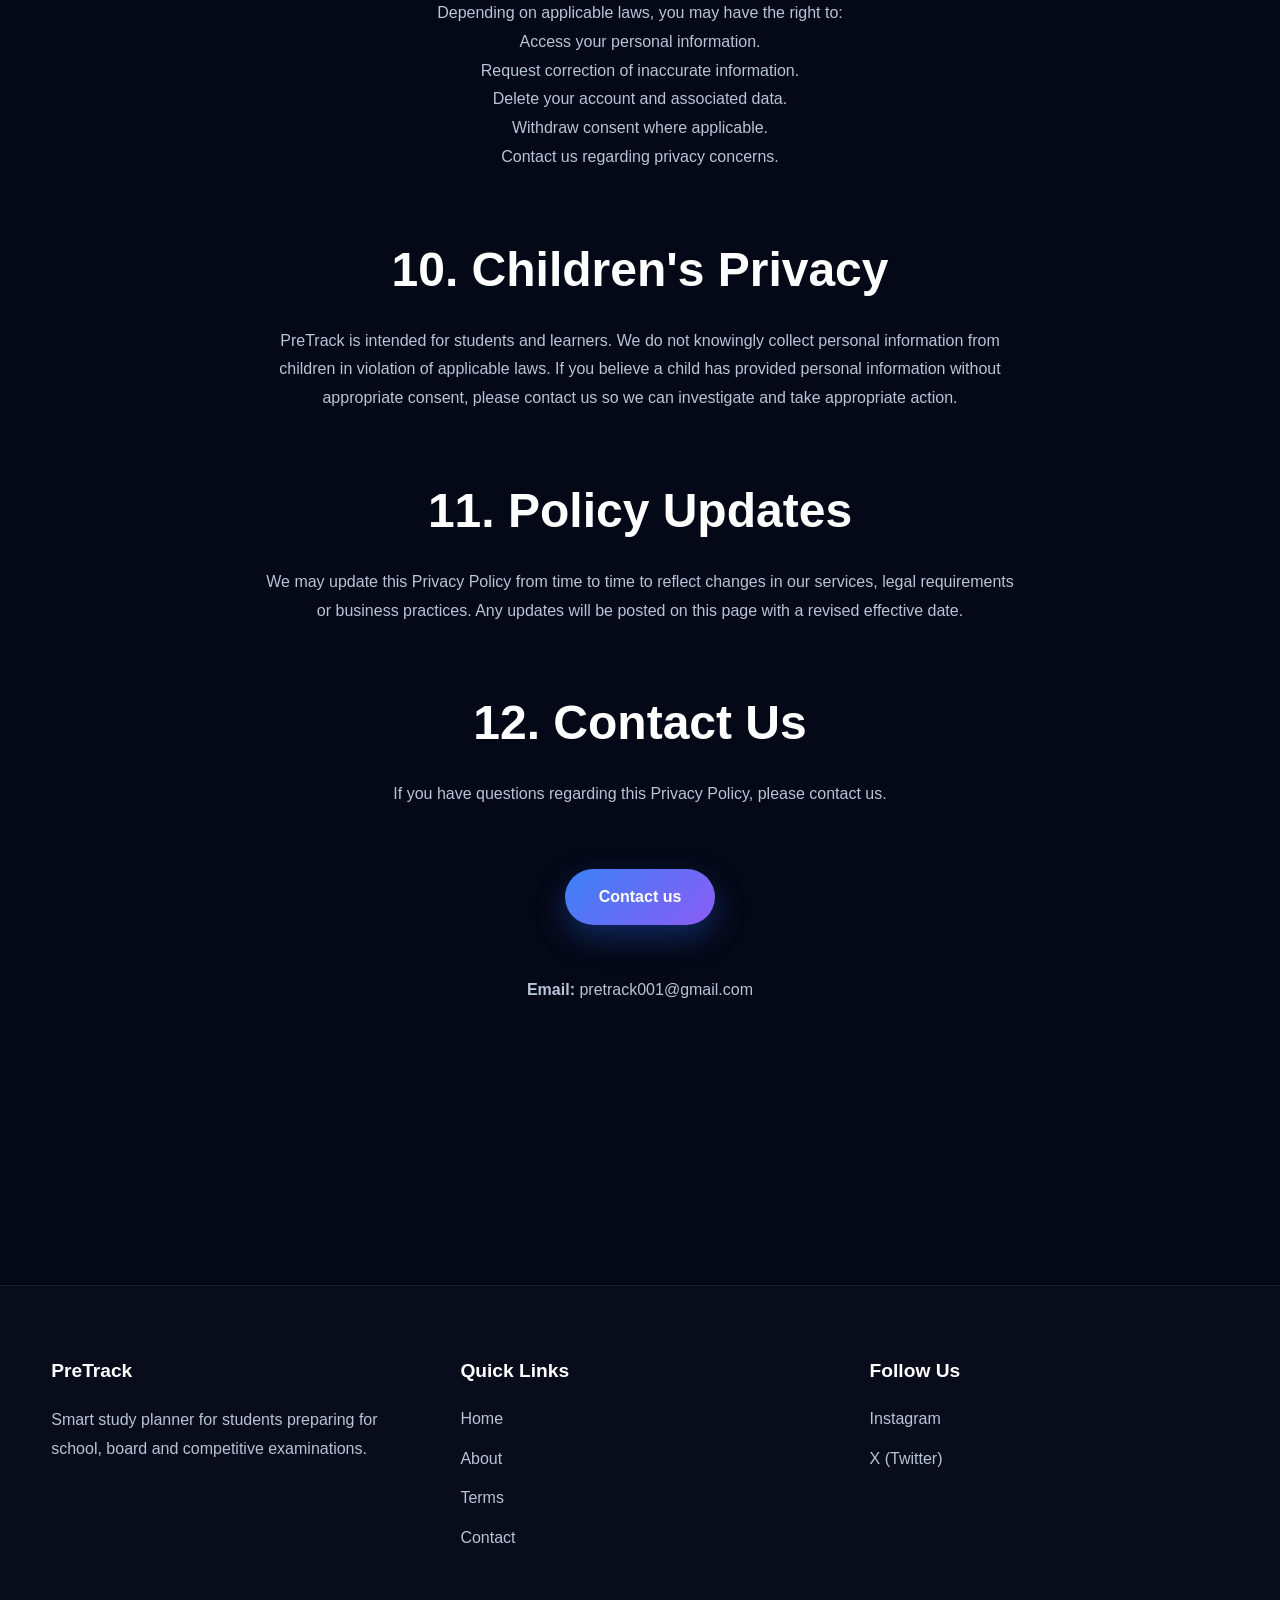
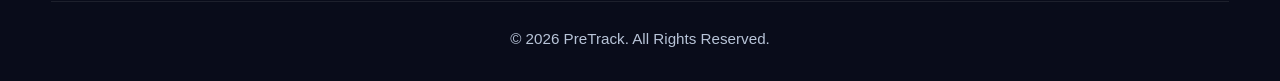
<file: pages/privacy.html>
<!DOCTYPE html>
<html lang="en">

<head>

    <meta charset="UTF-8">

    <meta name="viewport"
        content="width=device-width, initial-scale=1.0">
    <meta name="author" content="PreTrack">
    <link rel="icon" href="../favicon/favicon-32x32.png">
    <link rel="apple-touch-icon" sizes="180x180" href="../favicon/apple-icon-180x180.png">
    <link rel="icon" type="image/png" sizes="32x32" href="../favicon/favicon-32x32.png">
    <link rel="icon" type="image/png" sizes="96x96" href="../favicon/favicon-96x96.png">
    <link rel="icon" type="image/png" sizes="16x16" href="../favicon/favicon-16x16.png">
    <link rel="manifest" href="../favicon/manifest.json">
    <link rel="shortcut icon" href="../favicon/favicon.ico">

    <meta name="theme-color"
        content="#050816">

    <title>

        Privacy Policy | PreTrack

    </title>

    <meta name="description"
        content="Read the Privacy Policy for PreTrack and learn how we collect, use, and protect your information.">

    <meta name="robots"
        content="index,follow">

    <link rel="stylesheet"
        href="../style.css">

    <link rel="preconnect"
        href="https://fonts.googleapis.com">

    <link rel="preconnect"
        href="https://fonts.gstatic.com"
        crossorigin>

    <link href="https://fonts.googleapis.com/css2?family=Plus+Jakarta+Sans:wght@400;500;600;700;800&display=swap"
        rel="stylesheet">

    <script async src="https://pagead2.googlesyndication.com/pagead/js/adsbygoogle.js?client=ca-pub-9493995254443818"
     crossorigin="anonymous"></script>

    <meta name="google-adsense-account" content="ca-pub-9493995254443818">

</head>

<body>

<div class="background"></div>

<header>

<nav class="navbar">

<a href="../index.html"
class="logo">

<img src="../images/logo1.png"
width="42"
height="42"
alt="PreTrack">

<span>PreTrack</span>

</a>

<ul>

<li><a href="../index.html">Home</a></li>

<li><a href="../index.html#features">Features</a></li>

<li><a href="about.html">About</a></li>

<li><a href="contactus.html">Contact</a></li>

<li>

<a href="../login.html"
class="primary-btn">

Sign In

</a>

</li>

</ul>

</nav>

</header>

<main>

<section class="hero"
style="min-height:auto;padding-top:150px;grid-template-columns:1fr;">

<div class="hero-left">

<span class="tag">

Privacy Policy

</span>

<h1>

Your Privacy Matters

</h1>

<p>

Effective Date: July 2026

</p>

</div>

</section>

<section>

<h2>

1. Introduction

</h2>

<p>

Welcome to <strong>PreTrack</strong>. We value your privacy and are committed to protecting your personal information. This Privacy Policy explains what information we collect, how we use it, and the choices you have regarding your data when using our website and services.

</p>

<h2>

2. Information We Collect

</h2>

<p>

When you use PreTrack, we may collect information including:<br>
Name<br>
Email address<br>
Google account information (when signing in with Google)<br>
Study goals<br>
Subjects<br>
Task completion history<br>
Progress statistics<br>
Device information<br>
Browser type<br>
Cookies and analytics data<br>

</p>

<h2>

3. How We Use Your Information

</h2>

<p>

We use your information to:<br>
    Provide personalized study tracking.<br>
    Maintain your account.<br>
    Synchronize your study progress.<br>
    Improve our services.<br>
    Analyze website performance.<br>
    Provide customer support.<br>
    Protect against abuse and fraud.<br>

</p>

<h2>

4. Google Sign-In

</h2>

<p>

If you choose to sign in using Google, we receive basic profile information authorized by your Google account, such as your name, email address, and profile picture. We do not access your Gmail, Google Drive, or other Google services without your explicit permission.

</p>
        <h2>

            5. Firebase Services

        </h2>

        <p>

            PreTrack uses Google Firebase services including Firebase
            Authentication and Cloud Firestore to securely manage user
            accounts and synchronize study data. Your information is
            stored using industry-standard security practices provided
            by Google Cloud infrastructure.

        </p>

        <h2>

            6. Cookies

        </h2>

        <p>

            We may use cookies and similar technologies to improve your
            browsing experience, remember preferences, measure website
            performance, and enhance security. You can manage or disable
            cookies through your browser settings, although some features
            may not function correctly.

        </p>

        <h2>

            7. Third-Party Services

        </h2>

        <p>

            PreTrack may use trusted third-party services such as:<br>
            Google Firebase<br>
            Google Analytics (if enabled)<br>
            Google AdSense (when available)<br>
            EmailJS (for contact forms)<br>
            Render (website hosting)

        </p>

        <p>

            These services operate under their own privacy policies.
            We encourage users to review those policies before using
            related features.

        </p>

        <h2>

            8. Data Security

        </h2>

        <p>

            We implement reasonable administrative, technical and
            organizational safeguards to help protect your personal
            information from unauthorized access, alteration,
            disclosure or destruction. However, no method of internet
            transmission or electronic storage can be guaranteed to be
            completely secure.

        </p>

        <h2>

            9. Your Rights

        </h2>

        <p>

            Depending on applicable laws, you may have the right to:<br>
            Access your personal information.<br>
            Request correction of inaccurate information.<br>
            Delete your account and associated data.<br>
            Withdraw consent where applicable.<br>
            Contact us regarding privacy concerns.<br>

        </p>

        <h2>

            10. Children's Privacy

        </h2>

        <p>

            PreTrack is intended for students and learners. We do not
            knowingly collect personal information from children in
            violation of applicable laws. If you believe a child has
            provided personal information without appropriate consent,
            please contact us so we can investigate and take appropriate
            action.

        </p>

        <h2>

            11. Policy Updates

        </h2>

        <p>

            We may update this Privacy Policy from time to time to
            reflect changes in our services, legal requirements or
            business practices. Any updates will be posted on this page
            with a revised effective date.

        </p>

        <h2>

            12. Contact Us

        </h2>

        <p>

            If you have questions regarding this Privacy Policy, please
            contact us.
        </p>
    <center>
        <a href="contactus.html" class="primary-btn">
            Contact us
        </a>
    </center><br><br>
        <p>

            <strong>Email:</strong>
            pretrack001@gmail.com

        </p>

    </section>

</main>

<footer>

    <div class="footer">

        <div>

            <h3>

                PreTrack

            </h3>

            <p>

                Smart study planner for students preparing for school,
                board and competitive examinations.

            </p>

        </div>

        <div>

            <h3>

                Quick Links

            </h3>

            <ul>

                <li><a href="../index.html">Home</a></li>

                <li><a href="about.html">About</a></li>

                <li><a href="terms.html">Terms</a></li>

                <li><a href="contactus.html">Contact</a></li>

            </ul>

        </div>

        <div>

            <h3>

                Follow Us

            </h3>

            <ul>

                <li>

                    <a href="https://www.instagram.com/pretrack001/"
                        target="_blank"
                        rel="noopener">

                        Instagram

                    </a>

                </li>

                <li>

                    <a href="https://x.com/pretrack001"
                        target="_blank"
                        rel="noopener">

                        X (Twitter)

                    </a>

                </li>

            </ul>

        </div>

    </div>

    <div class="footer-bottom">

        <p>

            © 2026 PreTrack. All Rights Reserved.

        </p>

    </div>

</footer>

</body>

</html>
</file>
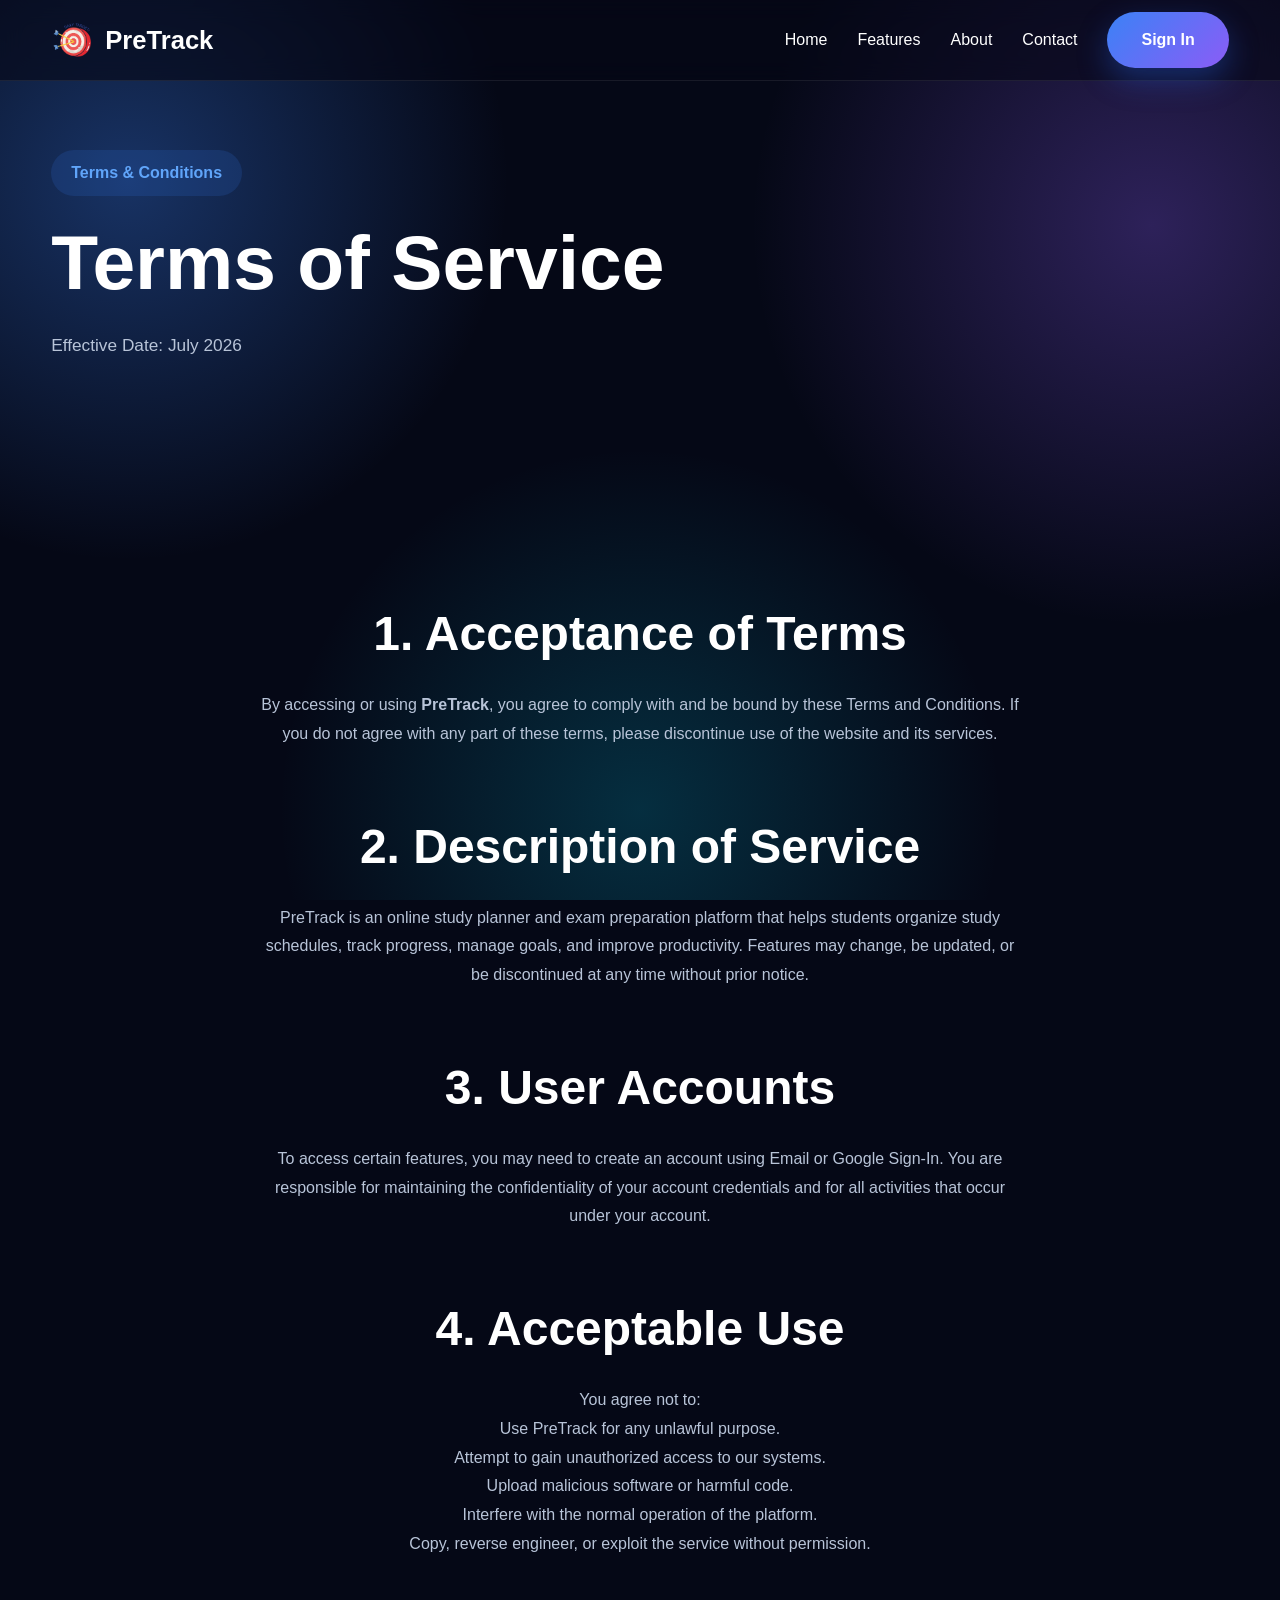
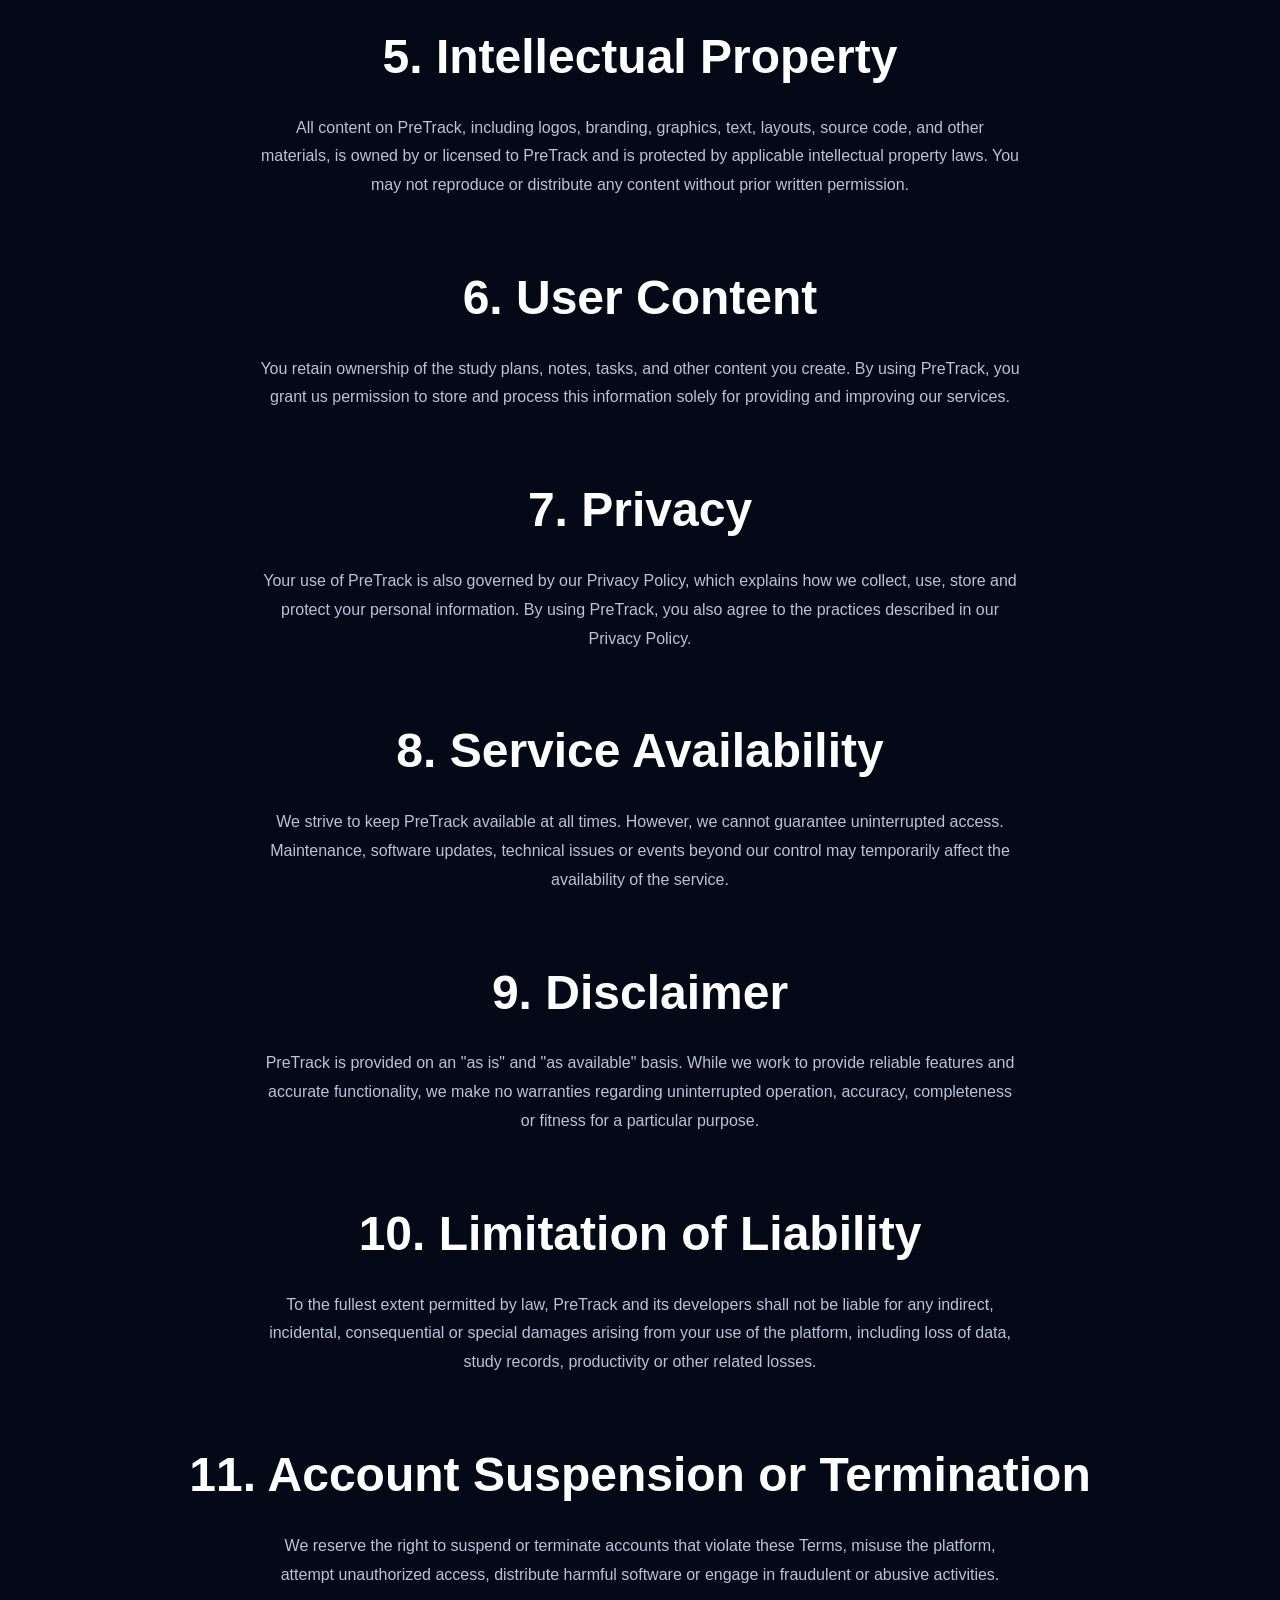
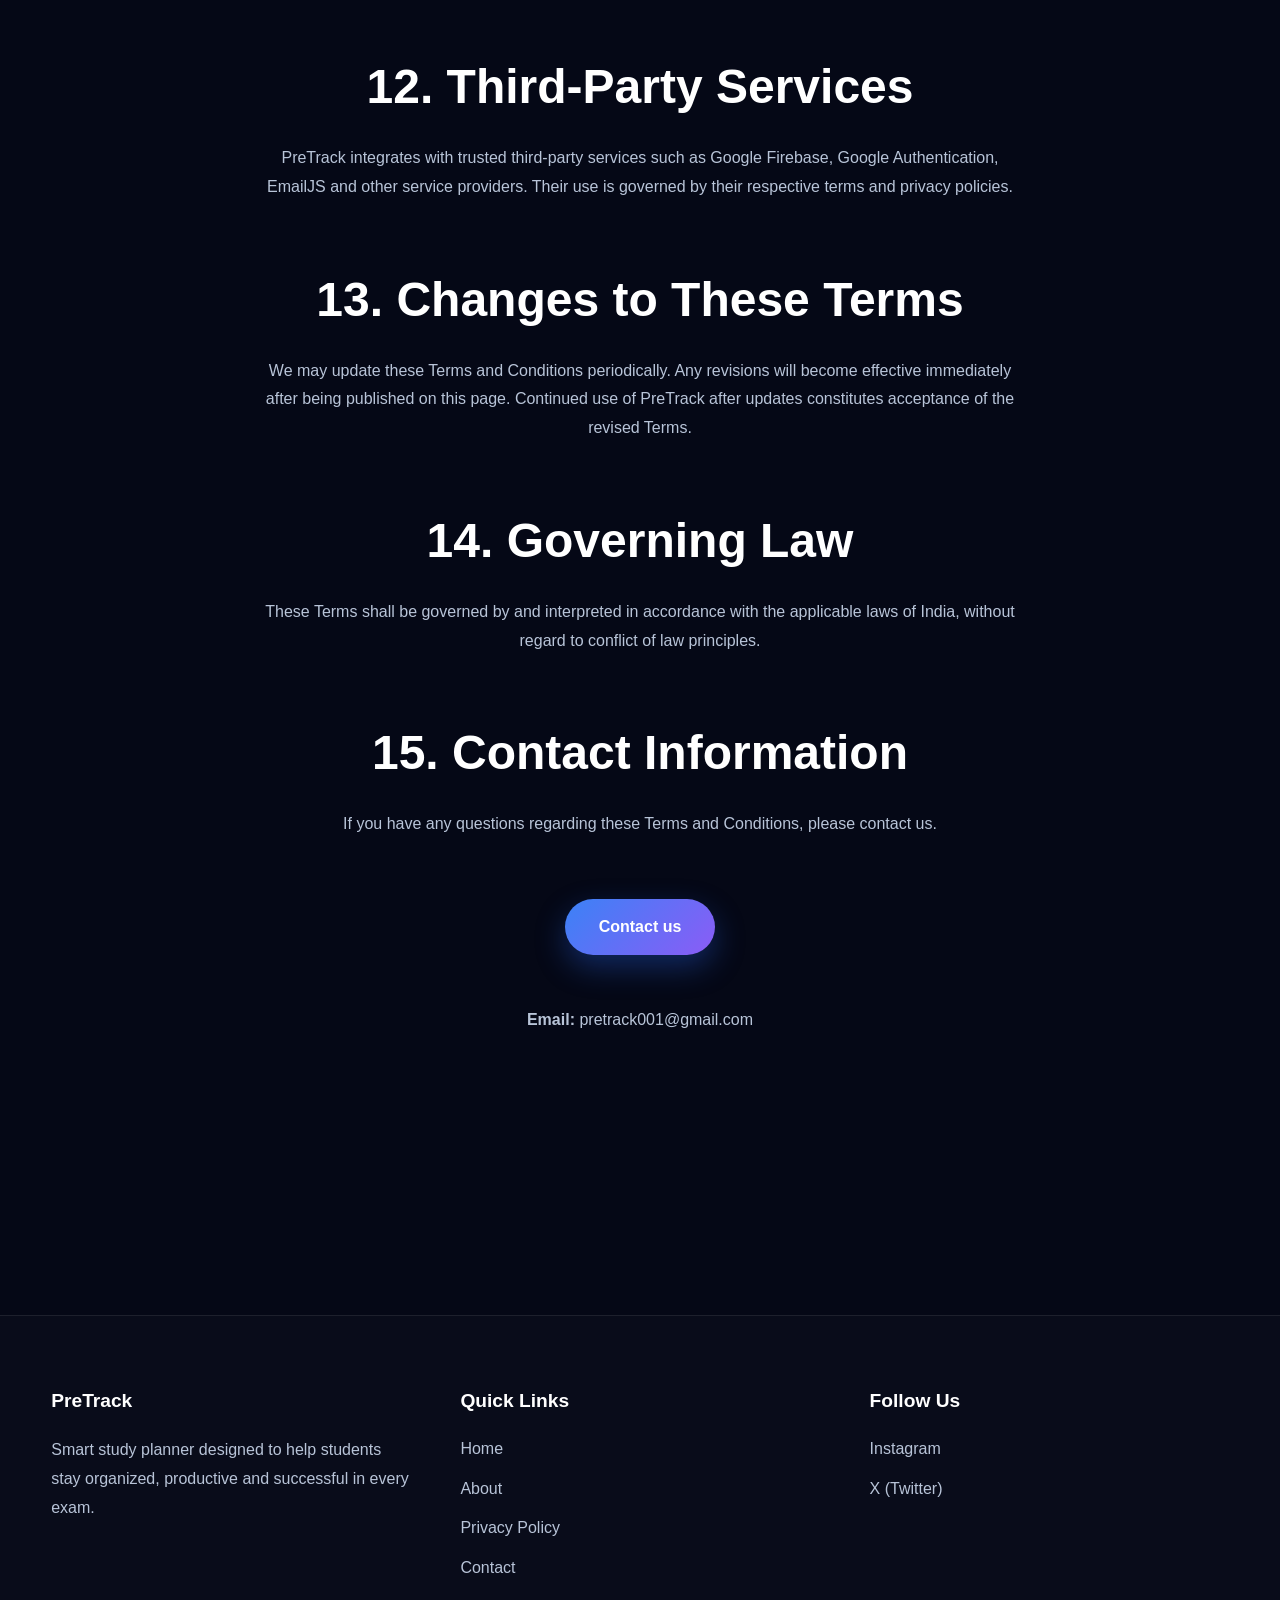
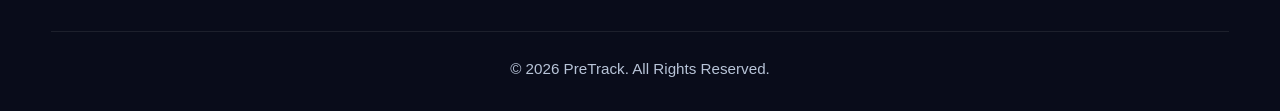
<file: pages/terms.html>
<!DOCTYPE html>
<html lang="en">

<head>

    <meta charset="UTF-8">

    <meta name="viewport"
        content="width=device-width, initial-scale=1.0">
    <meta name="author" content="PreTrack">
    <link rel="icon" href="../favicon/favicon-32x32.png">
    <link rel="apple-touch-icon" sizes="180x180" href="../favicon/apple-icon-180x180.png">
    <link rel="icon" type="image/png" sizes="32x32" href="../favicon/favicon-32x32.png">
    <link rel="icon" type="image/png" sizes="96x96" href="../favicon/favicon-96x96.png">
    <link rel="icon" type="image/png" sizes="16x16" href="../favicon/favicon-16x16.png">
    <link rel="manifest" href="../favicon/manifest.json">
    <link rel="shortcut icon" href="../favicon/favicon.ico">

    <meta name="theme-color"
        content="#050816">

    <title>

        Terms & Conditions | PreTrack

    </title>

    <meta name="description"
        content="Read the Terms and Conditions governing your use of PreTrack.">

    <meta name="robots"
        content="index,follow">

    <link rel="stylesheet"
        href="../style.css">

    <link rel="preconnect"
        href="https://fonts.googleapis.com">

    <link rel="preconnect"
        href="https://fonts.gstatic.com"
        crossorigin>

    <link href="https://fonts.googleapis.com/css2?family=Plus+Jakarta+Sans:wght@400;500;600;700;800&display=swap"
        rel="stylesheet">

    <script async src="https://pagead2.googlesyndication.com/pagead/js/adsbygoogle.js?client=ca-pub-9493995254443818"
     crossorigin="anonymous"></script>

    <meta name="google-adsense-account" content="ca-pub-9493995254443818">

</head>

<body>

<div class="background"></div>

<header>

<nav class="navbar">

<a href="../index.html" class="logo">

<img src="../images/logo1.png"
width="42"
height="42"
alt="PreTrack Logo">

<span>PreTrack</span>

</a>

<ul>

<li><a href="../index.html">Home</a></li>

<li><a href="../index.html#features">Features</a></li>

<li><a href="about.html">About</a></li>

<li><a href="contactus.html">Contact</a></li>

<li>

<a href="../login.html"
class="primary-btn">

Sign In

</a>

</li>

</ul>

</nav>

</header>

<main>

<section class="hero"
style="min-height:auto;padding-top:150px;grid-template-columns:1fr;">

<div class="hero-left">

<span class="tag">

Terms & Conditions

</span>

<h1>

Terms of Service

</h1>

<p>

Effective Date: July 2026

</p>

</div>

</section>

<section>

<h2>

1. Acceptance of Terms

</h2>

<p>

By accessing or using <strong>PreTrack</strong>, you agree to comply with and be bound by these Terms and Conditions. If you do not agree with any part of these terms, please discontinue use of the website and its services.

</p>

<h2>

2. Description of Service

</h2>

<p>

PreTrack is an online study planner and exam preparation platform that helps students organize study schedules, track progress, manage goals, and improve productivity. Features may change, be updated, or be discontinued at any time without prior notice.

</p>

<h2>

3. User Accounts

</h2>

<p>

To access certain features, you may need to create an account using Email or Google Sign-In. You are responsible for maintaining the confidentiality of your account credentials and for all activities that occur under your account.

</p>

<h2>

4. Acceptable Use

</h2>

<p>

You agree not to:<br>
Use PreTrack for any unlawful purpose.<br>
Attempt to gain unauthorized access to our systems.<br>
Upload malicious software or harmful code.<br>
Interfere with the normal operation of the platform.<br>
Copy, reverse engineer, or exploit the service without permission.<br>

</p>

<h2>

5. Intellectual Property

</h2>

<p>

All content on PreTrack, including logos, branding, graphics, text, layouts, source code, and other materials, is owned by or licensed to PreTrack and is protected by applicable intellectual property laws. You may not reproduce or distribute any content without prior written permission.

</p>

<h2>

6. User Content

</h2>

<p>

You retain ownership of the study plans, notes, tasks, and other content you create. By using PreTrack, you grant us permission to store and process this information solely for providing and improving our services.

</p>
        <h2>

            7. Privacy

        </h2>

        <p>

            Your use of PreTrack is also governed by our Privacy Policy,
            which explains how we collect, use, store and protect your
            personal information. By using PreTrack, you also agree to
            the practices described in our Privacy Policy.

        </p>

        <h2>

            8. Service Availability

        </h2>

        <p>

            We strive to keep PreTrack available at all times.
            However, we cannot guarantee uninterrupted access.
            Maintenance, software updates, technical issues or events
            beyond our control may temporarily affect the availability
            of the service.

        </p>

        <h2>

            9. Disclaimer

        </h2>

        <p>

            PreTrack is provided on an "as is" and "as available"
            basis. While we work to provide reliable features and
            accurate functionality, we make no warranties regarding
            uninterrupted operation, accuracy, completeness or fitness
            for a particular purpose.

        </p>

        <h2>

            10. Limitation of Liability

        </h2>

        <p>

            To the fullest extent permitted by law, PreTrack and its
            developers shall not be liable for any indirect, incidental,
            consequential or special damages arising from your use of
            the platform, including loss of data, study records,
            productivity or other related losses.

        </p>

        <h2>

            11. Account Suspension or Termination

        </h2>

        <p>

            We reserve the right to suspend or terminate accounts that
            violate these Terms, misuse the platform, attempt unauthorized
            access, distribute harmful software or engage in fraudulent
            or abusive activities.

        </p>

        <h2>

            12. Third-Party Services

        </h2>

        <p>

            PreTrack integrates with trusted third-party services such
            as Google Firebase, Google Authentication, EmailJS and
            other service providers. Their use is governed by their
            respective terms and privacy policies.

        </p>

        <h2>

            13. Changes to These Terms

        </h2>

        <p>

            We may update these Terms and Conditions periodically.
            Any revisions will become effective immediately after being
            published on this page. Continued use of PreTrack after
            updates constitutes acceptance of the revised Terms.

        </p>

        <h2>

            14. Governing Law

        </h2>

        <p>

            These Terms shall be governed by and interpreted in
            accordance with the applicable laws of India, without
            regard to conflict of law principles.

        </p>

        <h2>

            15. Contact Information

        </h2>

        <p>

            If you have any questions regarding these Terms and
            Conditions, please contact us.
        </p>
    <center>
        <a href="contactus.html" class="primary-btn">
            Contact us
        </a>
    </center><br><br>
        <p>

            <strong>Email:</strong>
            pretrack001@gmail.com

        </p>

    </section>

</main>

<footer>

    <div class="footer">

        <div>

            <h3>

                PreTrack

            </h3>

            <p>

                Smart study planner designed to help students stay
                organized, productive and successful in every exam.

            </p>

        </div>

        <div>

            <h3>

                Quick Links

            </h3>

            <ul>

                <li><a href="../index.html">Home</a></li>

                <li><a href="about.html">About</a></li>

                <li><a href="privacy.html">Privacy Policy</a></li>

                <li><a href="contactus.html">Contact</a></li>

            </ul>

        </div>

        <div>

            <h3>

                Follow Us

            </h3>

            <ul>

                <li>

                    <a href="https://www.instagram.com/pretrack001/"
                        target="_blank"
                        rel="noopener">

                        Instagram

                    </a>

                </li>

                <li>

                    <a href="https://x.com/pretrack001"
                        target="_blank"
                        rel="noopener">

                        X (Twitter)

                    </a>

                </li>

            </ul>

        </div>

    </div>

    <div class="footer-bottom">

        <p>

            © 2026 PreTrack. All Rights Reserved.

        </p>

    </div>

</footer>

</body>

</html>
</file>
<file: style.css>
/*==================================================
  PRETRACK - PREMIUM SAAS CSS
  Part 1
  Reset • Variables • Background • Navbar
  Buttons • Hero
==================================================*/

/*==============================
  RESET
==============================*/

*,
*::before,
*::after{
    margin:0;
    padding:0;
    box-sizing:border-box;
}

html{
    scroll-behavior:smooth;
}

body{
    font-family:"Inter",sans-serif;
    background:#050816;
    color:#fff;
    overflow-x:hidden;
    line-height:1.6;
    -webkit-font-smoothing:antialiased;
    text-rendering:optimizeLegibility;
}

img{
    display:block;
    max-width:100%;
    height:auto;
}

a{
    text-decoration:none;
    color:inherit;
}

ul{
    list-style:none;
}

button{
    font-family:inherit;
    cursor:pointer;
    border:none;
    outline:none;
}

/*==============================
  VARIABLES
==============================*/

:root{

    --primary:#3B82F6;
    --secondary:#8B5CF6;
    --cyan:#06B6D4;

    --bg:#050816;
    --surface:rgba(255,255,255,.05);

    --glass:rgba(255,255,255,.07);

    --border:rgba(255,255,255,.08);

    --text:#ffffff;

    --muted:#b8c4d8;

    --radius:24px;

    --shadow:
    0 18px 40px rgba(0,0,0,.25);

    --transition:.35s ease;

}

/*==============================
  AURORA BACKGROUND
==============================*/

.background{

    position:fixed;

    inset:0;

    z-index:-5;

    background:

    radial-gradient(circle at 10% 20%,
    rgba(59,130,246,.35),
    transparent 28%),

    radial-gradient(circle at 90% 25%,
    rgba(139,92,246,.30),
    transparent 30%),

    radial-gradient(circle at 50% 90%,
    rgba(6,182,212,.22),
    transparent 35%),

    #050816;

    animation:aurora 16s ease-in-out infinite alternate;

}

@keyframes aurora{

    from{

        filter:hue-rotate(0deg);

    }

    to{

        filter:hue-rotate(40deg);

    }

}

/*==============================
  HEADER
==============================*/

header{

    position:fixed;

    top:0;

    left:0;

    width:100%;

    z-index:999;

    background:rgba(5,8,22,.60);

    backdrop-filter:blur(12px);

    border-bottom:1px solid var(--border);

    transition:var(--transition);

}

.navbar{

    width:min(1250px,92%);

    margin:auto;

    height:80px;

    display:flex;

    align-items:center;

    justify-content:space-between;

}

.logo{

    display:flex;

    align-items:center;

    gap:12px;

    font-size:1.6rem;

    font-weight:800;

}

.logo img{

    width:42px;

    height:42px;

}

.navbar ul{

    display:flex;

    align-items:center;

    gap:30px;

}

.navbar a{

    transition:var(--transition);

}

.navbar a:hover{

    color:var(--primary);

}

/*==============================
  BUTTONS
==============================*/

.primary-btn{

    display:inline-flex;

    align-items:center;

    justify-content:center;

    padding:15px 34px;

    border-radius:999px;

    background:

    linear-gradient(135deg,
    var(--primary),
    var(--secondary));

    color:#fff;

    font-weight:700;

    transition:var(--transition);

    box-shadow:

    0 12px 30px rgba(37,99,235,.35);

}

.primary-btn:hover{

    transform:translateY(-4px);

    box-shadow:

    0 20px 45px rgba(37,99,235,.45);

}

.secondary-btn{

    display:inline-flex;

    align-items:center;

    justify-content:center;

    padding:15px 34px;

    margin-left:16px;

    border-radius:999px;

    background:rgba(255,255,255,.05);

    border:1px solid rgba(255,255,255,.12);

    backdrop-filter:blur(12px);

    transition:var(--transition);

}

.secondary-btn:hover{

    background:rgba(255,255,255,.10);

}

/*==============================
  HERO
==============================*/

.hero{

    width:min(1250px,92%);

    margin:auto;

    min-height:calc(100vh - 80px);

    padding-top:110px;

    display:grid;

    grid-template-columns:1fr 1fr;

    align-items:center;

    gap:60px;

}

.hero-left{

    min-width:0;

}

.hero-right{

    display:flex;

    justify-content:center;

    align-items:center;

    min-width:0;

}

.hero-right img{

    width:100%;

    max-width:520px;

    aspect-ratio:1/1;

    object-fit:contain;

    animation:float 5s ease-in-out infinite;

    will-change:transform;

}

.tag{

    display:inline-block;

    padding:10px 20px;

    margin-bottom:25px;

    border-radius:999px;

    background:rgba(59,130,246,.15);

    color:#60a5fa;

    font-weight:600;

}

.hero h1{

    font-size:clamp(3rem,6vw,5.2rem);

    line-height:1.08;

    margin-bottom:25px;

}

.hero p{

    max-width:620px;

    font-size:1.08rem;

    line-height:1.9;

    color:var(--muted);

    margin-bottom:35px;

}

.hero-buttons{

    display:flex;

    align-items:center;

    flex-wrap:wrap;

    gap:18px;

}

@keyframes float{

    0%,100%{

        transform:translateY(0);

    }

    50%{

        transform:translateY(-15px);

    }

}

/*==============================
  SECTION
==============================*/

section{

    padding:100px 0;

}

section h2{

    font-size:clamp(2.2rem,4vw,3rem);

    text-align:center;

    margin-bottom:18px;

}

section>p{

    max-width:760px;

    margin:0 auto 60px;

    text-align:center;

    color:var(--muted);

    line-height:1.8;

}
/*==================================================
  PART 2
  Exams • Subjects • Features
  Resources • FAQ
==================================================*/

/*==============================
  EXAM SECTION
==============================*/

.exam-grid{

    width:min(1250px,92%);
    margin:auto;

    display:grid;

    grid-template-columns:repeat(auto-fit,minmax(180px,1fr));

    gap:24px;

}

.exam-card{

    position:relative;

    padding:32px 24px;

    border-radius:var(--radius);

    background:var(--glass);

    backdrop-filter:blur(12px);

    border:1px solid var(--border);

    text-align:center;

    overflow:hidden;

    transition:var(--transition);

    cursor:pointer;

}

.exam-card::before{

    content:"";

    position:absolute;

    inset:0;

    background:
    linear-gradient(
    135deg,
    rgba(59,130,246,.08),
    rgba(139,92,246,.08));

    opacity:0;

    transition:var(--transition);

}

.exam-card:hover{

    transform:translateY(-10px);

    border-color:var(--primary);

    box-shadow:var(--shadow);

}

.exam-card:hover::before{

    opacity:1;

}

.exam-card h3{

    position:relative;

    font-size:1.2rem;

    font-weight:700;

}

.exam-card p{

    position:relative;

    margin-top:12px;

    color:var(--muted);

    font-size:.95rem;

}

/*==============================
  SUBJECTS
==============================*/

.subject-grid{

    width:min(1250px,92%);
    margin:auto;

    display:grid;

    grid-template-columns:repeat(3,1fr);

    gap:30px;

}

.subject-card{

    background:var(--glass);

    backdrop-filter:blur(12px);

    border:1px solid var(--border);

    border-radius:28px;

    padding:40px;

    transition:var(--transition);

}

.subject-card:hover{

    transform:translateY(-12px);

    border-color:var(--primary);

    box-shadow:var(--shadow);

}

.subject-icon{

    width:64px;

    height:64px;

    border-radius:18px;

    display:grid;

    place-items:center;

    margin-bottom:25px;

    font-size:1.8rem;

    background:
    linear-gradient(
    135deg,
    rgba(59,130,246,.25),
    rgba(139,92,246,.25));

}

.subject-card h3{

    font-size:1.7rem;

    margin-bottom:16px;

}

.subject-card p{

    color:var(--muted);

    line-height:1.9;

}

/*==============================
  FEATURES
==============================*/

.feature-grid{

    width:min(1250px,92%);
    margin:auto;

    display:grid;

    grid-template-columns:
    repeat(auto-fit,minmax(260px,1fr));

    gap:24px;

}

.feature{

    background:var(--glass);

    backdrop-filter:blur(12px);

    border:1px solid var(--border);

    border-radius:24px;

    padding:35px;

    transition:var(--transition);

}

.feature:hover{

    transform:translateY(-10px);

    border-color:var(--primary);

    box-shadow:var(--shadow);

}

.feature-icon{

    width:58px;

    height:58px;

    border-radius:16px;

    display:grid;

    place-items:center;

    margin-bottom:22px;

    font-size:1.5rem;

    background:
    linear-gradient(
    135deg,
    var(--primary),
    var(--secondary));

}

.feature h3{

    font-size:1.35rem;

    margin-bottom:15px;

}

.feature p{

    color:var(--muted);

    line-height:1.8;

}

/*==============================
  RESOURCES
==============================*/

.resources{

    width:min(1250px,92%);
    margin:auto;

    display:grid;

    grid-template-columns:
    repeat(auto-fit,minmax(280px,1fr));

    gap:30px;

}

.resource-card{

    padding:35px;

    border-radius:24px;

    background:var(--glass);

    backdrop-filter:blur(12px);

    border:1px solid var(--border);

    transition:var(--transition);

}

.resource-card:hover{

    transform:translateY(-10px);

    border-color:var(--primary);

    box-shadow:var(--shadow);

}

.resource-card h3{

    margin-bottom:15px;

}

.resource-card p{

    color:var(--muted);

    margin-bottom:22px;

    line-height:1.8;

}

.resource-card a{

    color:#60a5fa;

    font-weight:700;

}

/*==============================
  FAQ
==============================*/

.faq{

    width:min(900px,92%);
    margin:auto;

}

.faq-item{

    margin-bottom:20px;

    padding:28px;

    border-radius:22px;

    background:var(--glass);

    backdrop-filter:blur(12px);

    border:1px solid var(--border);

    transition:var(--transition);

}

.faq-item:hover{

    border-color:var(--primary);

    box-shadow:var(--shadow);

}

.faq-item h3{

    font-size:1.15rem;

    margin-bottom:12px;

}

.faq-item p{

    color:var(--muted);

    line-height:1.8;

}

/*==================================================
  PART 3
  CTA • Footer • Responsive
  Mobile Navigation • Performance
==================================================*/

/*==============================
  CTA
==============================*/

.cta{

    width:min(1250px,92%);
    margin:auto;

    padding:90px 40px;

    border-radius:32px;

    text-align:center;

    position:relative;

    overflow:hidden;

    background:
    linear-gradient(
    135deg,
    var(--primary),
    var(--secondary));

    box-shadow:
    0 25px 70px rgba(37,99,235,.35);

}

.cta::before{

    content:"";

    position:absolute;

    width:500px;
    height:500px;

    background:
    radial-gradient(circle,
    rgba(255,255,255,.18),
    transparent 70%);

    top:-220px;
    right:-180px;

}

.cta>*{

    position:relative;
    z-index:2;

}

.cta h2{

    font-size:clamp(2.5rem,5vw,4rem);

    margin-bottom:20px;

}

.cta p{

    max-width:700px;

    margin:0 auto 35px;

    line-height:1.8;

    color:rgba(255,255,255,.9);

}

.cta .primary-btn{

    background:#fff;

    color:var(--primary);

    box-shadow:none;

}

.cta .primary-btn:hover{

    transform:translateY(-4px);

}

/*==============================
  FOOTER
==============================*/

footer{

    margin-top:120px;

    padding:70px 0 30px;

    border-top:1px solid var(--border);

    background:rgba(255,255,255,.02);

}

.footer{

    width:min(1250px,92%);

    margin:auto;

    display:grid;

    grid-template-columns:
    repeat(auto-fit,minmax(220px,1fr));

    gap:50px;

}

.footer h3{

    margin-bottom:20px;

    font-size:1.2rem;

}

.footer p{

    color:var(--muted);

    line-height:1.8;

}

.footer ul{

    display:flex;

    flex-direction:column;

    gap:14px;

}

.footer a{

    color:var(--muted);

    transition:var(--transition);

}

.footer a:hover{

    color:var(--primary);

}

.footer-bottom{

    width:min(1250px,92%);

    margin:50px auto 0;

    padding-top:25px;

    border-top:1px solid rgba(255,255,255,.08);

    text-align:center;

    color:var(--muted);

    font-size:.95rem;

}

/*==============================
  MOBILE SIGN IN
==============================*/

.mobile-signin{

    display:none;

}

.desktop-signin{

    display:inline-flex;

}

/*==============================
  RESPONSIVE
==============================*/

@media (max-width:1100px){

.hero{

    gap:40px;

}

.subject-grid{

    grid-template-columns:repeat(2,1fr);

}

}

@media (max-width:992px){

.navbar{

    height:75px;

}

.navbar ul{

    display:none;

}

.mobile-signin{

    display:inline-flex;

    align-items:center;

    justify-content:center;

    padding:12px 22px;

    border-radius:999px;

    background:
    linear-gradient(
    135deg,
    var(--primary),
    var(--secondary));

    color:#fff;

    font-weight:700;

}

.desktop-signin{

    display:none;

}

.hero{

    grid-template-columns:1fr;

    gap:40px;

    text-align:center;

    padding-top:100px;

    min-height:auto;

}

.hero-left{

    order:2;

}

.hero-right{

    order:1;

}

.hero-right img{

    max-width:400px;

    animation:none;

}

.hero p{

    margin-inline:auto;

}

.hero-buttons{

    justify-content:center;

}

.subject-grid{

    grid-template-columns:1fr;

}

section{

    padding:80px 0;

}

}

@media (max-width:768px){

section h2{

    font-size:2rem;

}

.hero h1{

    font-size:2.7rem;

}

.hero p{

    font-size:1rem;

}

.cta{

    padding:70px 25px;

}

.cta h2{

    font-size:2.2rem;

}

.footer{

    gap:35px;

}

}

@media (max-width:500px){

.hero{

    padding-top:90px;

}

.hero-right img{

    max-width:320px;

}

.primary-btn,
.secondary-btn{

    width:100%;

}

.hero-buttons{

    flex-direction:column;

}

.tag{

    font-size:.9rem;

}

}

/*==============================
  PERFORMANCE
==============================*/

@media (hover:none){

.feature:hover,
.subject-card:hover,
.exam-card:hover,
.resource-card:hover,
.faq-item:hover{

    transform:none;

    box-shadow:none;

}

}

@media (prefers-reduced-motion:reduce){

*{

    animation:none !important;

    transition:none !important;

    scroll-behavior:auto;

}

}


/*==================================================
  PART 4
  Premium Effects • Accessibility
  Scroll Animations • Final Polish
==================================================*/

/*==============================
  CUSTOM SCROLLBAR
==============================*/

::-webkit-scrollbar{
    width:10px;
}

::-webkit-scrollbar-track{
    background:#050816;
}

::-webkit-scrollbar-thumb{
    background:linear-gradient(
        var(--primary),
        var(--secondary)
    );
    border-radius:999px;
}

::-webkit-scrollbar-thumb:hover{
    background:var(--primary);
}

/*==============================
  TEXT SELECTION
==============================*/

::selection{
    background:var(--primary);
    color:#fff;
}

/*==============================
  GLASS EFFECT
==============================*/

.glass{
    background:var(--glass);
    backdrop-filter:blur(12px);
    -webkit-backdrop-filter:blur(12px);
    border:1px solid var(--border);
    border-radius:var(--radius);
}

/*==============================
  GLOW EFFECT
==============================*/

.glow{
    position:relative;
}

.glow::after{

    content:"";

    position:absolute;

    inset:-2px;

    border-radius:inherit;

    background:
    linear-gradient(
        135deg,
        rgba(59,130,246,.25),
        rgba(139,92,246,.25)
    );

    filter:blur(24px);

    opacity:0;

    transition:var(--transition);

    z-index:-1;

}

.glow:hover::after{
    opacity:1;
}

/*==============================
  HOVER LIFT
==============================*/

.hover-lift{

    transition:var(--transition);

}

.hover-lift:hover{

    transform:translateY(-8px);

}

/*==============================
  IMAGE OPTIMIZATION
==============================*/

img{

    image-rendering:auto;

    user-select:none;

    -webkit-user-drag:none;

}

/*==============================
  FOCUS ACCESSIBILITY
==============================*/

a:focus-visible,
button:focus-visible{

    outline:3px solid var(--primary);

    outline-offset:4px;

    border-radius:8px;

}

/*==============================
  LINKS
==============================*/

a{

    transition:color .3s ease;

}

a:hover{

    color:var(--primary);

}

/*==============================
  REVEAL ANIMATION
==============================*/

.reveal{

    opacity:0;

    transform:translateY(40px);

    transition:
    opacity .8s ease,
    transform .8s ease;

}

.reveal.active{

    opacity:1;

    transform:none;

}

/*==============================
  FADE IN
==============================*/

.fade-in{

    animation:fadeIn .8s ease forwards;

}

@keyframes fadeIn{

    from{

        opacity:0;

    }

    to{

        opacity:1;

    }

}

/*==============================
  FLOAT SMALL
==============================*/

.float-small{

    animation:floatSmall 6s ease-in-out infinite;

}

@keyframes floatSmall{

    0%,100%{

        transform:translateY(0);

    }

    50%{

        transform:translateY(-8px);

    }

}

/*==============================
  PULSE
==============================*/

.pulse{

    animation:pulse 2.5s infinite;

}

@keyframes pulse{

    0%{

        box-shadow:
        0 0 0 0 rgba(59,130,246,.5);

    }

    70%{

        box-shadow:
        0 0 0 18px rgba(59,130,246,0);

    }

    100%{

        box-shadow:
        0 0 0 0 rgba(59,130,246,0);

    }

}

/*==============================
  DIVIDER
==============================*/

.divider{

    width:80px;

    height:4px;

    border-radius:999px;

    margin:18px auto 40px;

    background:
    linear-gradient(
        var(--primary),
        var(--secondary)
    );

}

/*==============================
  CONTAINER
==============================*/

.container{

    width:min(1250px,92%);

    margin:auto;

}

/*==============================
  CLS OPTIMIZATION
==============================*/

.hero-right img{

    width:100%;

    height:auto;

    aspect-ratio:1/1;

}

.logo img{

    width:42px;

    height:42px;

}

iframe{

    max-width:100%;

}

/*==============================
  PRINT
==============================*/

@media print{

    header,
    footer,
    .cta{

        display:none;

    }

    body{

        background:#fff;

        color:#000;

    }

}

/*==============================
  REDUCED MOTION
==============================*/

@media (prefers-reduced-motion:reduce){

    *{

        animation:none !important;

        transition:none !important;

        scroll-behavior:auto;

    }

}

/*==============================
  END
==============================*/
</file>
<file: css/style.css>
/* ===== CSS CUSTOM PROPERTIES ===== */
:root {
    /* Color Palette */
    --primary-color: #ffffff;
    /* neon white */
    --secondary-color: #b3b3b3;
    /* soft grey for contrast */
    --background-color: #000000;
    /* pure black background */
    --surface-color: #111111;
    /* slightly lighter black for surfaces */
    --text-primary: #ffffff;
    /* white text */
    --text-secondary: #cccccc;
    /* dimmed text */
    --success-color: #39ff14;
    /* neon green */
    --error-color: #ff073a;
    /* neon red */
    --warning-color: #faff00;
    /* neon yellow */
    --border-color: #ffffff;
    /* white borders */

    /* Typography */
    --font-size-xs: 0.8rem;
    --font-size-sm: 0.9rem;
    --font-size-md: 1rem;
    --font-size-lg: 1.2rem;
    --font-size-xl: 1.5rem;
    --font-size-2xl: 1.8rem;

    /* Spacing */
    --spacing-xs: 0.25rem;
    --spacing-sm: 0.5rem;
    --spacing-md: 1rem;
    --spacing-lg: 1.5rem;
    --spacing-xl: 2rem;

    /* Layout */
    --border-radius: 8px;
    --box-shadow: 0 2px 10px rgba(0, 0, 0, 0.2);
    --box-shadow-hover: 0 4px 15px rgba(0, 0, 0, 0.3);
}

/* ===== RESET & BASE STYLES ===== */
* {
    margin: 0;
    padding: 0;
    box-sizing: border-box;
}

body {
    font-family: 'Segoe UI', Tahoma, Geneva, Verdana, sans-serif;
    line-height: 1.6;
    color: var(--text-primary);
    background-color: var(--background-color);

    /* Background image setup */
    background-image: url('../images/background.jpg');
    background-size: cover;
    /* Scale image to cover screen */
    background-repeat: no-repeat;
    /* Prevent tiling */
    background-position: center;
    /* Keep it centered */

    min-height: 100vh;
    display: flex;
    flex-direction: column;
}


/* ===== UTILITY CLASSES ===== */
.container {
    max-width: 1200px;
    margin: 0 auto;
    padding: var(--spacing-md);
}

.loading {
    display: inline-flex;
    align-items: center;
    gap: 8px;
}

.loading::after {
    content: '';
    width: 16px;
    height: 16px;
    border: 2px solid currentColor;
    border-top-color: transparent;
    border-radius: 50%;
    animation: spin 0.8s linear infinite;
}

/* ===== AUTHENTICATION STYLES ===== */
.auth-container {
    display: flex;
    justify-content: center;
    align-items: center;
    min-height: 100vh;
    padding: var(--spacing-md);

    /* Background settings */
    background: url('../images/background.jpg') no-repeat center center;
    background-size: cover;
}


.auth-box {
    display: flex;
    width: 1000px;
    max-width: 95%;
    min-height: 650px;
    background: rgba(0, 0, 0, 0.7);
    border-radius: 20px;
    overflow: hidden;
    padding: 30px;
    text-align: center;
    box-shadow: 0 15px 35px rgba(255, 255, 255, 0.4);
}

.auth-forms-wrapper {
    flex: 1;
    position: relative;
    overflow: hidden;
}

.auth-form {
    position: absolute;
    top: 0;
    left: 0;
    width: 100%;
    height: 100%;
    padding: 60px;
    background: transparent;
    opacity: 0;
    pointer-events: none;
    transition: all 0.4s cubic-bezier(0.4, 0, 0.2, 1);
    transform: translateX(20px);
    display: flex;
    flex-direction: column;
    overflow-y: auto;
    border-radius: var(--border-radius);
}

.auth-form.active {
    opacity: 1;
    pointer-events: auto;
    transform: translateX(0);
    position: relative;
}

.auth-header {
    text-align: center;
    margin-bottom: 40px;
    flex-shrink: 0;
}

.auth-header h2 {
    color: var(--text-primary);
    font-size: 28px;
    margin-bottom: 10px;
    font-weight: 700;
}

.auth-header p {
    color: var(--text-secondary);
    font-size: 15px;
}

.auth-illustration {
    flex: 1;
    background: linear-gradient(135deg, #000000 0%, #00ffff22 100%);
    padding: 40px;
    display: flex;
    flex-direction: column;
    justify-content: center;
    align-items: center;
    position: relative;
    overflow: hidden;
    border-radius: 20px;
}

.auth-illustration::before {
    content: '';
    position: absolute;
    inset: 0;
    background: url('data:image/svg+xml;utf8,<svg width="100" height="100" viewBox="0 0 100 100" xmlns="http://www.w3.org/2000/svg"><path d="M30,50 Q50,30 70,50 T90,50" fill="none" stroke="rgba(255,255,255,0.1)" stroke-width="2"/></svg>');
    opacity: 0.3;
}

.book-icon {
    font-size: 120px;
    color: white;
    margin-bottom: 30px;
    position: relative;
    z-index: 1;
    animation: float 6s ease-in-out infinite;
}

/* Input Groups */
.input-group {
    position: relative;
    margin-bottom: 20px;
    width: 100%;
}

.input-group i:not(.toggle-password) {
    position: absolute;
    left: 12px;
    top: 50%;
    transform: translateY(-50%);
    color: #6c757d;
    font-size: 1.1rem;
    z-index: 2;
    transition: color 0.2s ease;
    pointer-events: none;
}

.input-group input {
    width: 100%;
    padding: 12px 0 12px 40px;
    height: 48px;
    border: none;
    border-bottom: 1px solid #e0e0e0;
    border-radius: 0;
    font-size: 0.95rem;
    background: transparent;
    color: var(--text-primary);
    font-family: inherit;
    transition: all 0.2s ease;
}

.input-group input:focus {
    border-color: var(--primary-color);
    box-shadow: none;
    outline: none;
    border-width: 2px;
    margin-bottom: -1px;
    /* Compensate for the increased border width */
}

.input-group input:focus+i:not(.toggle-password) {
    color: var(--primary-color);
    transform: translateY(-50%) scale(1.1);
}

.toggle-password {
    position: absolute;
    right: 12px;
    top: 50%;
    transform: translateY(-50%);
    color: #6c757d;
    cursor: pointer;
    background: none;
    border: none;
    font-size: 1rem;
    width: 24px;
    height: 24px;
    display: flex;
    align-items: center;
    justify-content: center;
    border-radius: 4px;
    transition: all 0.2s ease;
    z-index: 2;
}

.toggle-password:hover {
    color: var(--secondary-color);
    background: rgba(0, 0, 0, 0.03);
}

/* Form Elements */
label {
    display: block;
    margin-bottom: 8px;
    color: var(--text-secondary);
    font-weight: 500;
}

input[type="text"],
input[type="number"],
input[type="password"],
input[type="email"],
input[type="date"],
select {
    width: 100%;
    padding: 8px 0;
    border: none;
    border-bottom: 1px solid var(--border-color);
    border-radius: 0;
    background-color: transparent;
    color: var(--text-primary);
    font-size: 1rem;
    transition: border-color 0.3s;
    box-shadow: none;
    outline: none;
}

input:focus,
select:focus {
    outline: none;
    border-color: var(--primary-color);
    box-shadow: none;
}

.form-control {
    width: 100%;
    padding: 8px 0;
    border: none;
    border-bottom: 1px solid var(--border-color);
    border-radius: 0;
    background-color: var(--surface-color);
    color: var(--text-primary);
    font-size: 1rem;
    transition: border-color 0.3s;
    box-shadow: none;
    outline: none;
}


/* ===== BUTTON STYLES ===== */
.btn {
    background-color: var(--primary-color);
    color: rgb(10, 10, 10);
    border: none;
    padding: 12px 24px;
    border-radius: var(--border-radius);
    cursor: pointer;
    font-size: 1rem;
    font-weight: 600;
    width: 100%;
    transition: all 0.3s ease;
    display: flex;
    align-items: center;
    justify-content: center;
    gap: 10px;
}

.btn:hover {
    background-color: var(--secondary-color);
}

.btn-primary {
    background: var(--primary-color);
    padding: 15px;
    border-radius: 10px;
    font-size: 16px;
    position: relative;
    overflow: hidden;
    color: black;
}

.btn-primary:hover {
    background: var(--secondary-color);
    transform: translateY(-2px);
    box-shadow: 0 5px 15px rgba(108, 99, 255, 0.3);
}

.btn-outline {
    background: transparent;
    color: var(--primary-color);
    border: 2px solid var(--primary-color);
    margin-top: 15px;
}

.btn-outline:hover {
    background: rgba(108, 99, 255, 0.1);
    transform: translateY(-2px);
}

.btn-secondary {
    background-color: #333;
    color: #ff0000;
    border: 1px solid #ff0000;
}

.btn-secondary:hover {
    background-color: #ff0000;
    color: #333;
}

.btn-danger {
    background-color: var(--error-color);
    color: white;
}

.btn-danger:hover {
    background-color: #c82333;
}

.btn-icon {
    width: 36px;
    height: 36px;
    padding: 0;
    border-radius: 50%;
    display: inline-flex;
    align-items: center;
    justify-content: center;
}

.btn-icon i {
    margin: 0;
    font-size: 14px;
}

.btn-signout {
    background-color: transparent;
    border: 2px solid var(--error-color);
    color: var(--error-color);
    padding: 8px 15px;
    font-size: 0.9rem;
    width: auto;
}

.btn-signout:hover {
    background-color: rgba(244, 67, 54, 0.1);
}

/* ===== HEADER STYLES ===== */
header {
    margin-bottom: var(--spacing-lg);
    padding: var(--spacing-md) 0;
    border-bottom: 1px solid var(--border-color);
    position: relative;
    background: transparent;
    z-index: 100;
}

.header-content {
    display: grid;
    grid-template-columns: minmax(40px, 50px) 1fr minmax(150px, auto);
    align-items: center;
    max-width: 1200px;
    margin: 0 auto;
    padding: var(--spacing-sm) var(--spacing-md);
    gap: var(--spacing-md);
    min-height: 70px;
}

.logo-container {
    display: flex;
    align-items: center;
    justify-content: center;
    width: 40px;
    height: 40px;
    min-width: 40px;
}

.header-logo {
    width: 100%;
    height: 100%;
    border-radius: 50%;
    object-fit: cover;
    transform: scale(1.5);
    transition: transform 0.3s ease;
}

.header-logo:hover {
    transform: scale(1.8);
}

.header-text {
    text-align: left;
    max-width: 100%;
    min-width: 0;
    padding: 0 var(--spacing-sm);
}

header h1 {
    color: var(--primary-color);
    margin: 0;
    font-size: clamp(1.2rem, 4.5vw, 1.8rem);
    white-space: nowrap;
    overflow: hidden;
    text-overflow: ellipsis;
    line-height: 1.2;
}

header p {
    margin: var(--spacing-xs) 0 0;
    color: var(--text-secondary);
    font-size: clamp(0.75rem, 3vw, 0.9rem);
    overflow: hidden;
    text-overflow: ellipsis;
    white-space: nowrap;
}

/* Account Menu */
.account-menu {
    position: relative;
    margin-left: auto;
    display: flex;
    justify-content: flex-end;
    width: 100%;
    max-width: 200px;
}

.account-info {
    display: flex;
    align-items: center;
    gap: 10px;
    cursor: pointer;
    position: relative;
}

.welcome-message {
    display: flex;
    flex-direction: column;
    align-items: flex-end;
    margin-right: 10px;
}

.welcome-text {
    font-size: 0.8em;
    color: var(--text-secondary);
    opacity: 0.8;
}

#userName {
    font-weight: 500;
    font-size: 0.95rem;
    color: var(--text-primary);
    white-space: nowrap;
    overflow: hidden;
    text-overflow: ellipsis;
    max-width: 150px;
}

.account-icon {
    font-size: 2rem;
    color: var(--primary-color);
    transition: transform 0.3s ease;
}

.account-info:hover .account-icon {
    transform: scale(1.1);
}

.account-dropdown {
    display: block;
    position: absolute;
    right: 0;
    top: calc(100% + 8px);
    background: rgba(0, 0, 0, 0.7);
    border-radius: var(--border-radius);
    box-shadow: 0 15px 35px rgba(255, 255, 255, 0.2);
    min-width: 220px;
    z-index: 1000;
    overflow: visible;
    margin-top: 0;
    opacity: 0;
    visibility: hidden;
    pointer-events: none;
    transform: translateY(-6px);
    transition: opacity 0.18s ease, transform 0.18s ease, visibility 0.18s ease;
}

.account-dropdown::before {
    content: '';
    position: absolute;
    left: 0;
    right: 0;
    top: -10px;
    height: 10px;
}

.account-info:hover .account-dropdown,
.account-info:focus-within .account-dropdown,
.account-info.active .account-dropdown,
.account-info.dropdown-open .account-dropdown,
.account-icon:hover .account-dropdown,
.account-icon:focus-within .account-dropdown,
.account-icon.active .account-dropdown,
.account-icon.dropdown-open .account-dropdown {
    opacity: 1;
    visibility: visible;
    pointer-events: auto;
    transform: translateY(0);
}

.user-email {
    padding: 12px 15px;
    color: var(--text-secondary);
    font-size: 0.85rem;
    border-bottom: 1px solid var(--border-color);
    white-space: nowrap;
    overflow: hidden;
    text-overflow: ellipsis;
}

.account-dropdown a {
    display: flex;
    align-items: center;
    gap: 10px;
    padding: 10px 15px;
    color: var(--text-primary);
    text-decoration: none;
    transition: background-color 0.2s;
    font-size: 0.9rem;
}

.account-dropdown a i {
    width: 16px;
    text-align: center;
}

.account-dropdown a:hover {
    background-color: rgba(255, 255, 255, 0.05);
}

/* ===== MAIN CONTENT LAYOUT ===== */
.main-content {
    display: grid;
    grid-template-columns: 1fr 2fr;
    gap: 30px;
    margin-top: 20px;
    max-width: 1200px;
    margin-left: auto;
    margin-right: auto;
    padding: 0 20px;
    position: relative;

}

.main-content::before {
    content: '';
    position: absolute;
    top: 0;
    bottom: 0;
    left: calc(33.33% + 11px);
    /* align with the gap */
    width: 2px;
    background: rgba(255, 255, 255, 0.2);
    box-shadow: 0 0 10px rgba(255, 255, 255, 0.4);
    border-radius: 2px;
}

.goals-list {
    background: rgba(0, 0, 0, 0.7);
    padding: var(--spacing-md);
    border-radius: var(--border-radius);
    box-shadow: var(--box-shadow);
}

.history-list {
    background: rgba(0, 0, 0, 0.7);
    padding: var(--spacing-md);
    border-radius: var(--border-radius);
    box-shadow: var(--box-shadow);
}

h2 {
    color: var(--primary-color);
    margin-bottom: 20px;
    font-size: 1.5rem;
}

/* ===== PROGRESS BAR ===== */
.progress-container {
    margin-bottom: var(--spacing-lg);
}

.progress-header {
    display: flex;
    justify-content: space-between;
    align-items: center;
    margin-bottom: var(--spacing-sm);
}

.progress-stats {
    color: var(--text-secondary);
    font-size: var(--font-size-sm);
}

.progress-bar {
    width: 100%;
    height: 8px;
    background-color: #222222;
    border-radius: 4px;
    overflow: hidden;
    margin-top: var(--spacing-xs);
}

.progress-fill {
    height: 100%;
    background: linear-gradient(90deg, var(--primary-color), var(--secondary-color));
    border-radius: 4px;
    width: 0%;
    transition: width 0.5s ease-in-out;
}

/* ===== GOAL CARDS ===== */
.goal-card,
.goal-item {
    background: transparent;
    border-radius: var(--border-radius);
    padding: 15px;
    margin-bottom: 15px;
    box-shadow: var(--box-shadow);
    transition: transform 0.2s ease;
    display: flex;
    flex-direction: column;
    border-left: 4px solid var(--primary-color);
    animation: fadeIn 0.3s ease-out forwards;
    box-shadow: 0 0 10px rgba(255, 255, 255, 0.2);
}

.goal-item:hover {
    transform: translateX(5px);
}

.goal-content {
    flex: 1;
}

.goal-header {
    display: flex;
    justify-content: space-between;
    align-items: center;
    margin-bottom: 8px;
}

.goal-subject {
    font-weight: 600;
    color: var(--primary-color);
}

.goal-time {
    color: var(--text-secondary);
    font-size: 0.9rem;
}

.goal-topic {
    font-weight: 500;
    margin-bottom: 5px;
}

.goal-target {
    color: var(--text-secondary);
    font-size: 0.95rem;
}

.goal-actions {
    display: flex;
    justify-content: flex-end;
    gap: 8px;
    margin-top: 10px;
    padding-top: 10px;
    border-top: 1px solid rgba(255, 255, 255, 0.1);
}

.complete-btn {
    background: none;
    border: 2px solid var(--success-color);
    color: var(--success-color);
    padding: 5px 10px;
    border-radius: 4px;
    cursor: pointer;
    font-size: 0.8rem;
    transition: all 0.3s;
}

.complete-btn:hover {
    background-color: var(--success-color);
    color: white;
}

.complete-btn.completed {
    background-color: var(--success-color);
    color: white;
}

.edit-btn {
    background-color: var(--warning-color);
    color: #000;
    border: none;
    padding: 5px 10px;
    border-radius: 4px;
    cursor: pointer;
    font-size: 0.8rem;
    display: flex;
    align-items: center;
    gap: 5px;
    transition: background-color 0.2s;
}

.edit-btn:hover {
    background-color: #e0a800;
}

.delete-btn {
    background-color: var(--error-color);
    color: #fff;
    border: none;
    padding: 5px 10px;
    border-radius: 4px;
    cursor: pointer;
    font-size: 0.8rem;
    display: flex;
    align-items: center;
    gap: 5px;
    transition: background-color 0.2s;
}

.delete-btn:hover {
    background-color: #d32f2f;
}

.completed {
    opacity: 0.7;
    text-decoration: line-through;
}

.no-goals {
    text-align: center;
    color: var(--text-secondary);
    padding: 20px 0;
}

/* ===== CHART STYLES ===== */
.chart-container-wrapper {
    width: 100%;
    margin-bottom: 25px;
    background-color: rgba(0, 0, 0, 0.7);
    border-radius: var(--border-radius);
    box-shadow: var(--box-shadow);
    padding: 20px;
    transition: all 0.3s ease;
}

.subject-priority-chart {
    background: transparent;
    border-radius: var(--border-radius);
    padding: 0;
    margin: 0 0 20px 0;
    display: flex;
    justify-content: center;
    align-items: center;
    flex-direction: column;
}

.chart-header {
    width: 100%;
    margin-bottom: 15px;
    padding: 0 10px;
}

.chart-header h3 {
    margin: 0 0 15px 0;
    color: var(--text-primary);
    font-size: 1.3rem;
    font-weight: 600;
    display: flex;
    align-items: center;
}

.chart-container {
    position: relative;
    width: 250px;
    height: 250px;
    margin: 0 auto;
}

#subjectPriorityChart {
    width: 100% !important;
    height: 100% !important;
    display: block;
}

.chart-toggle {
    background: var(--primary-color);
    color: white;
    border: none;
    padding: 5px 10px;
    border-radius: 4px;
    cursor: pointer;
    font-size: 0.8rem;
    transition: background-color 0.2s;
}

.chart-toggle:hover {
    background-color: var(--secondary-color);
}

/* Chart Legend */
#chartLegend {
    display: flex;
    flex-wrap: wrap;
    gap: 10px;
    margin-top: 15px;
    padding: 10px 0;
    max-height: 200px;
    overflow-y: auto;
    scrollbar-width: thin;
    scrollbar-color: var(--primary-color) rgba(255, 255, 255, 0.1);
}

.legend-item {
    display: flex;
    align-items: center;
    justify-content: space-between;
    gap: 10px;
    padding: 8px 14px;
    background-color: rgba(255, 255, 255, 0.03);
    border-radius: var(--border-radius);
    border-left: 3px solid transparent;
    transition: all 0.2s ease;
    min-width: 160px;
    flex: 1 1 calc(33.333% - 20px);
    font-size: 0.9rem;
    color: var(--text-secondary);
    cursor: pointer;
    box-shadow: 0 1px 3px rgba(0, 0, 0, 0.1);
}

.legend-item:hover {
    background-color: rgba(255, 255, 255, 0.08);
    transform: translateY(-2px);
    box-shadow: 0 4px 12px rgba(0, 0, 0, 0.15);
}

.legend-subject {
    font-weight: 500;
    color: var(--text-primary);
    white-space: nowrap;
    overflow: hidden;
    text-overflow: ellipsis;
    flex: 1;
    font-size: 0.95rem;
}

.legend-time {
    font-size: 0.85rem;
    opacity: 0.9;
    white-space: nowrap;
    margin-left: 8px;
    color: var(--text-secondary);
    font-weight: 500;
}

.legend-color {
    display: inline-block;
    width: 14px;
    height: 14px;
    border-radius: 50%;
    flex-shrink: 0;
    margin-right: 8px;
    box-shadow: 0 2px 4px rgba(0, 0, 0, 0.2);
}

.no-data-message {
    display: flex;
    flex-direction: column;
    align-items: center;
    justify-content: center;
    height: 100%;
    color: var(--text-secondary);
    font-size: 1.1rem;
    text-align: center;
    padding: 30px 20px;
    gap: 12px;
}

.no-data-message i {
    font-size: 2.5rem;
    opacity: 0.3;
    margin-bottom: 10px;
}

/* ===== MODAL STYLES ===== */
.modal {
    display: none;
    position: fixed;
    inset: 0;
    background-color: rgba(0, 0, 0, 0.5);
    z-index: 1000;
    justify-content: center;
    align-items: center;
}

.modal.show,
.modal[style*="display: block"] {
    display: flex !important;
}

.modal-content {
    background-color: var(--surface-color);
    margin: 15% auto;
    padding: 20px;
    border-radius: var(--border-radius);
    width: 100%;
    max-width: 450px;
    box-shadow: 0 5px 15px rgba(0, 0, 0, 0.3);
    position: relative;
    animation: modalFadeIn 0.3s ease;
}

.modal-header {
    display: flex;
    justify-content: space-between;
    align-items: center;
    margin-bottom: 20px;
    padding-bottom: 10px;
    border-bottom: 1px solid var(--border-color);
}

.modal-header h3 {
    margin: 0;
    color: var(--primary-color);
}

.close-btn,
.close-modal {
    position: absolute;
    top: 15px;
    right: 20px;
    font-size: 28px;
    font-weight: bold;
    color: var(--text-primary);
    cursor: pointer;
    background: none;
    border: none;
    padding: 5px 10px;
    line-height: 1;
    border-radius: 50%;
    width: 36px;
    height: 36px;
    display: flex;
    align-items: center;
    justify-content: center;
    transition: all 0.2s ease;
}

.close-btn:hover,
.close-modal:hover {
    background-color: rgba(255, 255, 255, 0.1);
    transform: scale(1.1);
}

.close-btn:focus,
.close-modal:focus {
    outline: 2px solid var(--primary-color);
    outline-offset: 2px;
}

.modal-body {
    margin-bottom: 20px;
}

.modal-footer {
    display: flex;
    justify-content: flex-end;
    gap: 10px;
    margin-top: 20px;
}

.modal-footer .btn {
    margin: 0;
    flex: 1;
}

.modal-body small {
    display: block;
    margin-top: 5px;
    color: var(--text-secondary);
    font-size: 0.8rem;
}

/* ===== FORM STYLES ===== */
.form-group {
    margin-bottom: 15px;
}

.form-actions {
    display: flex;
    justify-content: flex-end;
    gap: 10px;
    margin-top: 25px;
    padding-top: 15px;
    border-top: 1px solid var(--border-color);
}

.form-actions .btn {
    flex: 1;
    min-width: 100px;
    padding: 10px 15px;
    border-radius: 4px;
    font-weight: 500;
    transition: all 0.2s ease;
}

.add-goal-btn {
    width: 100%;
    padding: 12px;
    font-size: 1rem;
    margin-top: 10px;
    color: black;
}

.add-goal-btn i {
    margin-right: 8px;
}

.date-filter {
    margin: 20px 0;
    display: flex;
    align-items: center;
    gap: 10px;
    width: fit-content;
}


.password-hint,
.forgot-password-hint {
    font-size: 0.8rem;
    color: #6c757d;
    margin: 5px 0 15px 5px;
    line-height: 1.4;
    opacity: 0.8;
}

.forgot-password {
    text-align: right;
    margin-top: 5px;
}

.forgot-password a {
    color: var(--text-secondary);
    font-size: 0.85rem;
    text-decoration: none;
    transition: color 0.3s ease;
}

.forgot-password a:hover {
    color: var(--primary-color);
}

.divider {
    display: flex;
    align-items: center;
    text-align: center;
    margin: 20px 0;
    color: var(--text-secondary);
    font-size: 14px;
}

.divider::before,
.divider::after {
    content: '';
    flex: 1;
    border-bottom: 1px solid #2d2d3a;
}

.divider:not(:empty)::before {
    margin-right: 10px;
}

.divider:not(:empty)::after {
    margin-left: 10px;
}

.auth-footer {
    text-align: center;
    margin-top: auto;
    padding-top: 20px;
    color: var(--text-secondary);
    font-size: 0.9rem;
}

.auth-footer a {
    color: var(--primary-color);
    text-decoration: none;
    font-weight: 600;
    transition: all 0.3s ease;
}

.auth-footer a:hover {
    text-decoration: underline;
}

/* ===== MESSAGE STYLES ===== */
.message,
.auth-message {
    margin-top: 15px;
    padding: 12px 15px;
    border-radius: var(--border-radius);
    font-size: 0.9rem;
    opacity: 0;
    transform: translateY(-10px);
    transition: all 0.3s ease;
    position: relative;
    overflow: hidden;
    display: none;
}

.message.show,
.auth-message.show {
    opacity: 1;
    transform: translateY(0);
    display: block;
}

.message.success,
.auth-message.success {
    background-color: rgba(76, 175, 80, 0.1);
    color: var(--success-color);
    border-left: 4px solid var(--success-color);
}

.message.error,
.auth-message.error {
    background-color: rgba(255, 107, 107, 0.1);
    color: var(--error-color);
    border-left: 4px solid var(--error-color);
}

/* ===== ABOUT PAGE STYLES ===== */
.about-section {
    padding: var(--spacing-xl) 0;
    background-color: transparent;
    color: var(--text-primary);
}

.about-container {
    max-width: 1200px;
    margin: 0 auto;
    padding: 0 var(--spacing-md);
}

.about-content {
    background: rgba(0, 0, 0, 0.7);
    border-radius: var(--border-radius);
    padding: var(--spacing-xl);
    box-shadow: var(--box-shadow);
}

.about-header {
    text-align: center;
    margin-bottom: var(--spacing-xl);
}

.about-header h1 {
    color: var(--primary-color);
    font-size: var(--font-size-2xl);
    margin-bottom: var(--spacing-md);
}

.about-header p {
    color: var(--text-secondary);
    max-width: 700px;
    margin: 0 auto;
    font-size: var(--font-size-md);
}

.about-grid {
    display: grid;
    grid-template-columns: 1fr 1fr;
    gap: var(--spacing-xl);
    margin-top: var(--spacing-xl);
}

.about-text h2 {
    color: var(--primary-color);
    margin: var(--spacing-lg) 0 var(--spacing-md);
    font-size: 1.5rem;
}

.about-text h3 {
    color: var(--primary-color);
    margin: var(--spacing-lg) 0 var(--spacing-md);
    font-size: 1.3rem;
}

.about-text p {
    margin-bottom: var(--spacing-md);
    line-height: 1.7;
    color: var(--text-primary);
}

.owner-details {
    margin-top: var(--spacing-xl);
    padding-top: var(--spacing-lg);
    border-top: 1px solid var(--border-color);
}

.contact-info {
    margin-top: var(--spacing-xl);
}

.contact-links {
    display: flex;
    flex-direction: column;
    gap: var(--spacing-sm);
    margin-top: var(--spacing-md);
}

.contact-link {
    display: flex;
    align-items: center;
    gap: var(--spacing-sm);
    color: var(--text-primary);
    text-decoration: none;
    transition: color 0.3s ease;
    padding: var(--spacing-xs) 0;
}

.contact-link:hover {
    color: var(--primary-color);
}

.contact-link i {
    font-size: 1.2rem;
    width: 24px;
    text-align: center;
}

.about-image {
    position: relative;
    width: 300px;
    height: 300px;
    margin: 0 auto;
    perspective: 1000px;
    animation: float 8s ease-in-out infinite;
}

.about-image::before {
    content: '';
    position: absolute;
    top: -10px;
    left: -10px;
    right: -10px;
    bottom: -10px;
    background: linear-gradient(45deg, #ffffff, #e6e6e6, #ffffff);
    border-radius: 60% 40% 30% 70%/60% 30% 70% 40%;
    z-index: -1;
    opacity: 0.8;
    animation: wave 8s ease-in-out infinite, pulse 6s infinite;
    filter: blur(10px);
    /* soft neon glow */
}

.about-image::after {
    content: '';
    position: absolute;
    top: -5px;
    left: -5px;
    right: -5px;
    bottom: -5px;
    background: linear-gradient(45deg, #ffffff, #cccccc);
    border-radius: 60% 40% 30% 70%/60% 30% 70% 40%;
    z-index: -1;
    opacity: 0.5;
    animation: wave 10s ease-in-out infinite reverse;
    filter: blur(6px);
}

.about-image img {
    width: 100%;
    height: 100%;
    object-fit: cover;
    border-radius: 60% 40% 30% 70%/60% 30% 70% 40%;
    box-shadow: 0 10px 40px rgba(255, 255, 255, 0.6);
    /* white neon glow */
    transform: rotateY(5deg);
    transition: all 0.8s ease;
    border: 3px solid rgba(255, 255, 255, 0.3);
    animation: wave 12s ease-in-out infinite;
    background: #000;
    /* black base for neon */
}

.about-image img:hover {
    transform: rotateY(0) scale(1.05);
    box-shadow: 0 20px 60px rgba(255, 255, 255, 0.8),
        0 0 30px rgba(255, 255, 255, 0.6);
    border-color: rgba(255, 255, 255, 0.6);
    animation-play-state: paused;
}



/* ===== FLOATING SHAPES ===== */
.floating-shapes {
    position: absolute;
    inset: 0;
    overflow: hidden;
}

.shape {
    position: absolute;
    border-radius: 50%;
    background: rgba(255, 255, 255, 0.1);
    backdrop-filter: blur(5px);
    animation: float 15s infinite linear;
}

.shape-1 {
    width: 100px;
    height: 100px;
    top: 20%;
    left: -30px;
    animation-duration: 20s;
}

.shape-2 {
    width: 150px;
    height: 150px;
    bottom: 10%;
    right: -50px;
    animation-duration: 25s;
    animation-delay: -5s;
}

.shape-3 {
    width: 70px;
    height: 70px;
    top: 70%;
    left: 30%;
    animation-duration: 15s;
    animation-delay: -10s;
    opacity: 0.5;
}

/* ===== SCROLLBAR STYLES ===== */
::-webkit-scrollbar {
    width: 8px;
    height: 6px;
}

::-webkit-scrollbar-track {
    background: rgba(255, 255, 255, 0.05);
    border-radius: 3px;
}

::-webkit-scrollbar-thumb {
    background-color: var(--primary-color);
    border-radius: 3px;
}

::-webkit-scrollbar-thumb:hover {
    background-color: var(--secondary-color);
}

#chartLegend::-webkit-scrollbar {
    width: 6px;
    height: 6px;
}

/* ===== ANIMATIONS ===== */
@keyframes spin {
    to {
        transform: rotate(360deg);
    }
}

@keyframes fadeIn {
    from {
        opacity: 0;
        transform: translateY(10px);
    }

    to {
        opacity: 1;
        transform: translateY(0);
    }
}

@keyframes modalFadeIn {
    from {
        transform: translateY(-50px);
        opacity: 0;
    }

    to {
        transform: translateY(0);
        opacity: 1;
    }
}

@keyframes float {

    0%,
    100% {
        transform: translateY(0) rotate(0);
    }

    25% {
        transform: translateY(-5px) rotate(1deg);
    }

    50% {
        transform: translateY(-10px) rotate(0);
    }

    75% {
        transform: translateY(-5px) rotate(-1deg);
    }
}

@keyframes wave {

    0%,
    100% {
        border-radius: 60% 40% 30% 70% / 60% 30% 70% 40%;
    }

    50% {
        border-radius: 50% 60% 70% 40% / 50% 60% 30% 60%;
    }
}

@keyframes pulse {
    0% {
        box-shadow: 0 0 0 0 rgba(74, 159, 224, 0.4);
    }

    70% {
        box-shadow: 0 0 0 15px rgba(74, 159, 224, 0);
    }

    100% {
        box-shadow: 0 0 0 0 rgba(74, 159, 224, 0);
    }
}

/* ===== RESPONSIVE DESIGN ===== */
@media (max-width: 992px) {
    .header-content {
        grid-template-columns: 40px 1fr auto;
        padding: var(--spacing-xs) var(--spacing-sm);
    }

    .logo-container {
        width: 36px;
        height: 36px;
        min-width: 36px;
    }

    header h1 {
        font-size: clamp(1.1rem, 5vw, 1.5rem);
    }

    header p {
        font-size: clamp(0.7rem, 3vw, 0.8rem);
    }

    .legend-item {
        flex: 1 1 calc(50% - 15px);
    }

    .about-grid {
        gap: var(--spacing-lg);
    }

    .about-content {
        padding: var(--spacing-lg);
    }
}

@media (max-width: 768px) {
    .header-content {
        grid-template-columns: 36px 1fr auto;
        gap: var(--spacing-sm);
        min-height: 60px;
    }

    .logo-container {
        width: 32px;
        height: 32px;
        min-width: 32px;
    }

    .account-menu {
        max-width: 160px;
    }

    .welcome-message {
        display: none;
    }

    .account-icon {
        font-size: 1.5rem;
    }

    .main-content {
        grid-template-columns: 1fr;
        gap: 20px;
        padding: 0 15px;
    }

    .goals-list {
        padding: 15px;
    }

    .chart-container-wrapper {
        order: -1;
    }

    .progress-bar {
        height: 10px;
    }

    .progress-stats {
        font-size: var(--font-size-xs);
    }

    #chartLegend {
        max-height: 150px;
    }

    .legend-item {
        flex: 1 1 100%;
        min-width: 100%;
    }

    .auth-box {
        flex-direction: column;
        max-width: 95%;
        min-height: auto;
    }

    .auth-illustration {
        padding: 30px 20px;
        min-height: 200px;
    }

    .book-icon {
        font-size: 80px;
        margin-bottom: 15px;
    }

    .auth-form {
        padding: 30px 25px;
    }

    .about-grid {
        grid-template-columns: 1fr;
    }

    .about-image {
        order: -1;
        margin-bottom: var(--spacing-lg);
    }

    .about-image img {
        max-width: 80%;
        margin: 0 auto;
    }
}

@media (max-width: 480px) {
    .header-content {
        grid-template-columns: 30px 1fr auto;
        padding: var(--spacing-xs);
    }

    .logo-container {
        width: 28px;
        height: 28px;
        min-width: 28px;
    }

    header h1 {
        font-size: 1rem;
    }

    header p {
        display: none;
    }

    .account-menu {
        max-width: 40px;
    }

    .account-info {
        gap: 0;
    }

    .legend-item {
        padding: 8px 12px;
    }

    .legend-subject {
        font-size: 0.9rem;
    }

    .legend-time {
        font-size: 0.8rem;
    }

    .about-content {
        padding: var(--spacing-md);
    }

    .about-header h1 {
        font-size: 1.8rem;
    }

    .about-text h2 {
        font-size: 1.3rem;
    }

    .about-image img {
        max-width: 100%;
    }

    .modal-footer .btn {
        flex: 1;
    }
}

@media (min-width: 480px) {
    .modal-footer .btn {
        flex: 0 1 auto;
    }
}

/* ===== PROFESSIONAL POLISH LAYER ===== */
:root {
    --primary-color: #f8fafc;
    --secondary-color: #94a3b8;
    --background-color: #08090b;
    --surface-color: #14161a;
    --surface-elevated: rgba(20, 22, 26, 0.88);
    --text-primary: #f8fafc;
    --text-secondary: #b6c0cc;
    --success-color: #35d399;
    --error-color: #f05252;
    --warning-color: #f6c453;
    --border-color: rgba(255, 255, 255, 0.16);
    --accent-blue: #38bdf8;
    --accent-green: #34d399;
    --accent-purple: #c084fc;
    --accent-orange: #f59e0b;
    --box-shadow: 0 18px 50px rgba(0, 0, 0, 0.32);
    --box-shadow-hover: 0 22px 60px rgba(0, 0, 0, 0.42);
}

body::before {
    content: "";
    position: fixed;
    inset: 0;
    z-index: -1;
    background:
        linear-gradient(180deg, rgba(8, 9, 11, 0.74), rgba(8, 9, 11, 0.94)),
        radial-gradient(circle at top left, rgba(56, 189, 248, 0.13), transparent 34%),
        radial-gradient(circle at bottom right, rgba(245, 158, 11, 0.09), transparent 32%);
}

a {
    color: inherit;
    text-decoration: none;
}

.auth-box,
.goals-list,
.history-list,
.chart-container-wrapper,
.about-content,
.modal-content {
    background: var(--surface-elevated);
    border: 1px solid var(--border-color);
    backdrop-filter: blur(18px);
}

.auth-box {
    border-radius: 18px;
    box-shadow: 0 24px 80px rgba(0, 0, 0, 0.48);
}

.auth-illustration {
    background:
        linear-gradient(145deg, rgba(56, 189, 248, 0.18), rgba(52, 211, 153, 0.08)),
        rgba(255, 255, 255, 0.03);
}

.btn {
    border-radius: 10px;
    min-height: 44px;
}

.btn-primary,
.add-goal-btn,
.form-actions .btn:not(.btn-secondary),
.modal-footer .btn:not(.btn-secondary) {
    background: #f8fafc;
    color: #0b0d10;
    box-shadow: 0 10px 24px rgba(248, 250, 252, 0.14);
}

.btn-primary:hover,
.add-goal-btn:hover,
.form-actions .btn:not(.btn-secondary):hover,
.modal-footer .btn:not(.btn-secondary):hover {
    background: #dbe4ee;
    transform: translateY(-1px);
}

.btn-secondary {
    background: rgba(255, 255, 255, 0.04);
    color: #fecaca;
    border: 1px solid rgba(248, 113, 113, 0.45);
}

header {
    border-bottom-color: var(--border-color);
}

.header-content {
    background: rgba(8, 9, 11, 0.42);
    border: 1px solid rgba(255, 255, 255, 0.08);
    border-radius: 14px;
}

.main-content::before {
    background: linear-gradient(180deg, transparent, rgba(255, 255, 255, 0.16), transparent);
    box-shadow: none;
}

.chart-container-wrapper,
.goals-list,
.history-list {
    border-radius: 14px;
}

.chart-container {
    width: min(280px, 100%);
    height: 280px;
}

.chart-legend {
    display: grid;
    gap: 8px;
    width: 100%;
    margin-top: 16px;
}

#chartLegend.chart-legend {
    display: grid;
}

.goal-item {
    background: rgba(255, 255, 255, 0.045);
    border: 1px solid rgba(255, 255, 255, 0.1);
    border-left: 4px solid var(--subject-color, var(--primary-color));
    box-shadow: none;
}

.goal-item:hover {
    transform: translateY(-2px);
    box-shadow: var(--box-shadow-hover);
}

.goal-subject {
    color: var(--subject-color, var(--primary-color));
}

.goal-topic {
    font-size: 1.05rem;
    color: var(--text-primary);
}

.goal-target {
    color: var(--text-secondary);
}

.goal-meta {
    display: flex;
    flex-wrap: wrap;
    gap: 12px;
    margin-top: 10px;
    color: var(--text-secondary);
    font-size: 0.88rem;
}

.goal-meta i {
    color: rgba(255, 255, 255, 0.62);
    margin-right: 4px;
}

.goal-status {
    border-radius: 999px;
    padding: 4px 10px;
    font-size: 0.78rem;
    font-weight: 700;
}

.goal-status.pending {
    background: rgba(246, 196, 83, 0.14);
    color: #fde68a;
}

.goal-status.completed {
    background: rgba(53, 211, 153, 0.14);
    color: #bbf7d0;
}

.complete-btn,
.edit-btn,
.delete-btn {
    min-height: 34px;
    border-radius: 8px;
    font-weight: 700;
}

.complete-btn {
    background: rgba(53, 211, 153, 0.08);
    color: #bbf7d0;
    border-color: rgba(53, 211, 153, 0.52);
}

.edit-btn {
    background: rgba(246, 196, 83, 0.14);
    color: #fde68a;
}

.delete-btn {
    background: rgba(240, 82, 82, 0.14);
    color: #fecaca;
}

.completed .goal-topic,
.completed .goal-target {
    text-decoration: line-through;
}

.completed {
    opacity: 0.84;
}

.history-summary {
    display: grid;
    gap: 10px;
    margin: 0 0 18px;
}

.history-card {
    display: grid;
    gap: 8px;
    width: 100%;
    padding: 12px 14px;
    text-align: left;
    color: var(--text-primary);
    background: rgba(255, 255, 255, 0.045);
    border: 1px solid rgba(255, 255, 255, 0.1);
    border-radius: 10px;
    cursor: pointer;
}

.history-card:hover {
    background: rgba(255, 255, 255, 0.075);
}

.history-date {
    font-weight: 700;
}

.history-stats {
    color: var(--text-secondary);
    font-size: 0.9rem;
}

.history-mini-bar {
    height: 6px;
    overflow: hidden;
    border-radius: 999px;
    background: rgba(255, 255, 255, 0.12);
}

.history-mini-bar span {
    display: block;
    height: 100%;
    border-radius: inherit;
    background: linear-gradient(90deg, var(--accent-green), var(--accent-blue));
}

.legend-item {
    min-width: 0;
    padding: 8px 10px;
    border-left: 0;
    border: 1px solid rgba(255, 255, 255, 0.1);
}

.legend-item.muted {
    justify-content: center;
    color: var(--text-secondary);
}

.modal-content {
    margin: 0 auto;
}

input::placeholder {
    color: rgba(255, 255, 255, 0.42);
}

select option {
    color: #111827;
    background: #ffffff;
}

@media (max-width: 768px) {
    .auth-box {
        padding: 18px;
    }

    .main-content::before {
        display: none;
    }

    .chart-container {
        height: 240px;
    }

    .goal-actions {
        justify-content: stretch;
    }

    .goal-actions button {
        flex: 1;
    }
}

.auth-links {
    display: flex;
    justify-content: center;
    gap: 12px;
    margin: 18px 0;
}

.auth-link {
    display: flex;
    align-items: center;
    gap: 8px;
    padding: 10px 18px;
    border: 1px solid rgba(255, 255, 255, .15);
    border-radius: 10px;
    text-decoration: none;
    color: #555;
    background: #f8f9fa;
    transition: .3s ease;
    font-weight: 600;
}

.auth-link:hover {
    background: #4f46e5;
    color: #fff;
    transform: translateY(-2px);
    box-shadow: 0 8px 20px rgba(79, 70, 229, .25);
}

/* Google Sign-In Button */
.btn-google {
    width: 100%;
    margin-top: 15px;
    padding: 14px 18px;
    border: 1px solid #dadce0;
    border-radius: 12px;
    background: #ffffff;
    color: #3c4043;
    font-size: 16px;
    font-weight: 600;
    cursor: pointer;
    display: flex;
    align-items: center;
    justify-content: center;
    gap: 10px;
    transition: all 0.25s ease;
}

.btn-google:hover {
    background: #f8f9fa;
    border-color: #c6c6c6;
    transform: translateY(-2px);
}

.btn-google:active {
    transform: scale(0.98);
}

.btn-google i {
    font-size: 20px;
    color: #4285F4;
}

.btn-google:disabled {
    opacity: 0.7;
    cursor: not-allowed;
}
</file>
